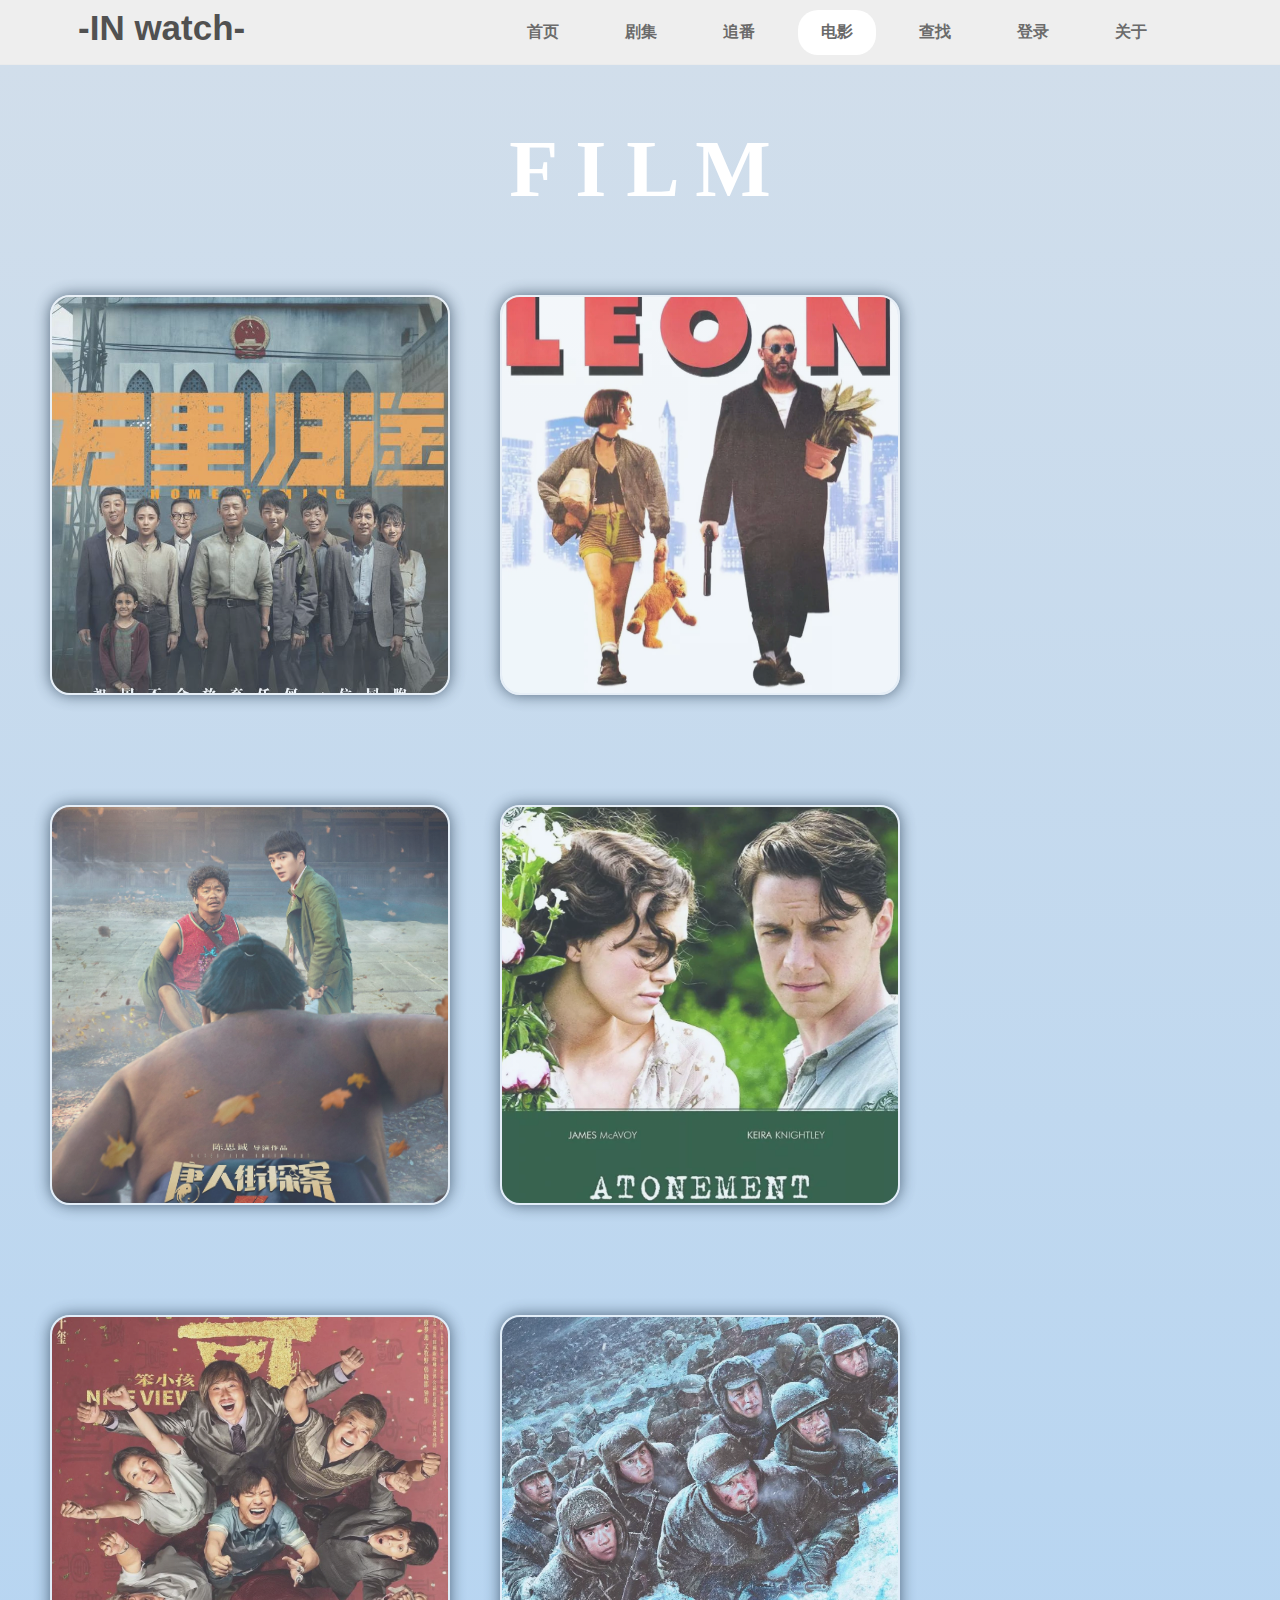
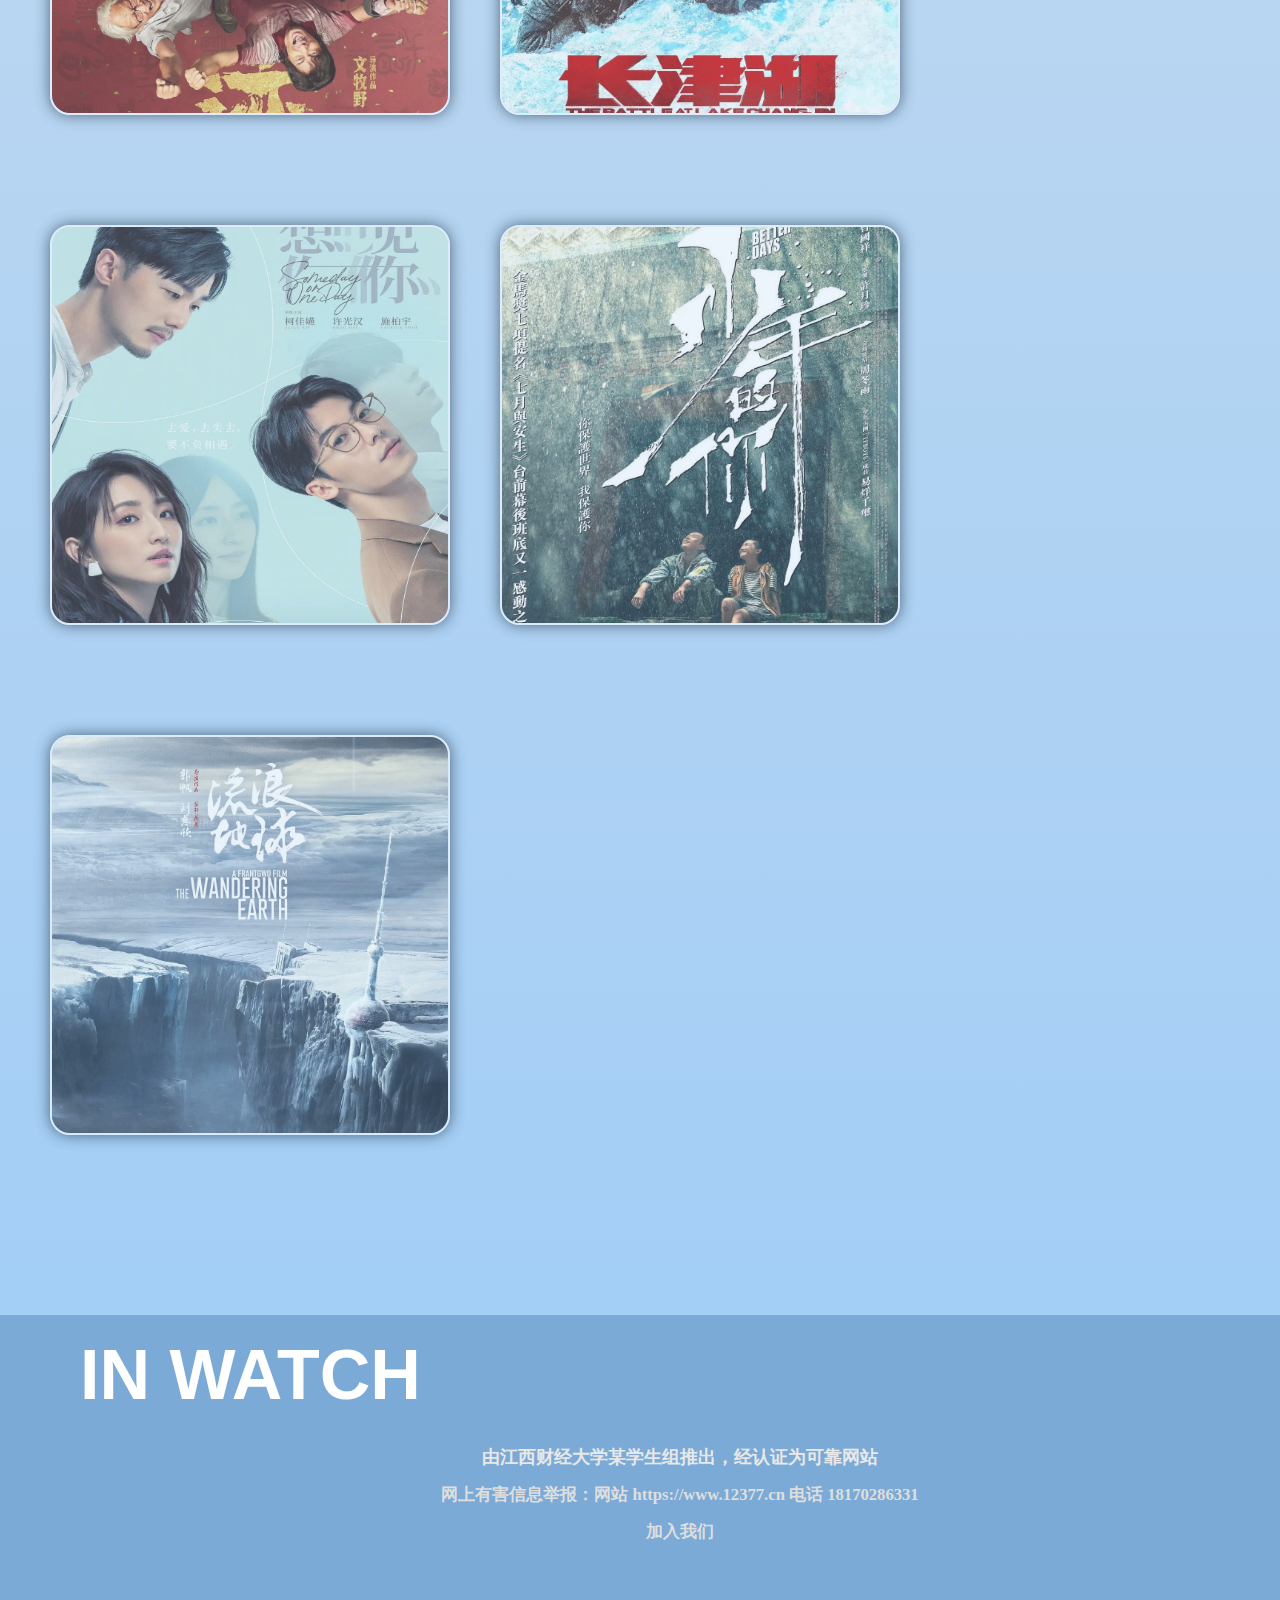
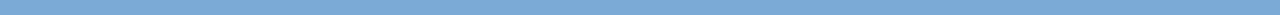
<file: ablum.html>
<!DOCTYPE html>
<html>
    <head>
        <meta charset="utf-8"/>
        <meta name="viewport" content="width=device-width,initial-scale=1,maximum-scale=1,user-scalable=no">
        <link type="text/css" rel="stylesheet" href="ablum.css"/>
        <link type="text/css" rel="stylesheet" href="ul.css"/>
        <link type="text/css" rel="stylesheet" href="word.css"/>
        <title>In Watch Film</title>
    </head>
    <body>
        <header>
            <nav>
                <ul class="top">                    
                    <li style="float:left"><h1>-IN watch-</h1></li>
                    <li class="inabc">
                        <a href="javascript:void(0)" class="abc">关于</a>
                        <div class="inabc-content">
                          <a href="#">加入</a>
                          <a href="report.html">报告</a>
                          <a href="#">观念</a>
                          <a href="#">评价</a>
                        </div>
                    <li><a href="go.html">登录</a></li>
                    <li><a href="search.html">查找</a></li>
                    <li><a href="ablum.html" class="active">电影</a></li>
                    <li><a href="fan.html">追番</a></li>
                    <li class="inabc">
                        <a href="ju.html" class="abc">剧集</a>
                        <div class="inabc-content">
                          <a href="ju.html">推荐</a>
                          <a href="ju1.html">热门</a>
                        </div>
                      </li>
                    <li><a href="index.html">首页</a></li>
                </ul>
            </nav>
        </header>
        <main>
            <div class="word">
                <h2 style="font-size: 80px;">
                    <span>F</span>
                    <span>I</span>
                    <span>L</span>
                    <span>M</span>
                </h2>
            </div>  
            <div>
                <div class="card">
                    <div class="cover"><img src="ablumjpg/1.jpg"></div>  
                    <div class="back">
                        <a>万里归途</a>
                        <div class="goright">
                            <p>&emsp;努米亚共和国爆发战乱，由于使馆人手不够，原本只是协助撤侨工作，当天往返回国的前驻地外交官宗大伟（张译饰）与外交部新人成朗（王俊凯饰）临危受命，主动放弃回家机会，支援撤侨行动。任务顺利结束，却得知还有一批被困同胞，正在白婳（殷桃饰）的带领下，前往边境撤离点。情急之下，两人放弃了回家机会，逆行进入战区。赤手空拳的外交官，穿越战火和荒漠，面对反叛军的枪口，他们要带领同胞走出一条回家之路。</p>
                        </div>
                    </div>
                </div> 
                <div class="card">
                    <div class="cover"><img src="ablumjpg/2.jpg"></div> 
                    <div class="back">
                        <a>这个杀手不太冷</a>
                        <div class="goright">
                            <p>&emsp;故事发生在纽约大都会里，由让·雷诺所饰演的职业杀手莱昂，受餐厅老板委托杀人。当他是以杀手的身份出现时，冷静而神秘，杀人手法令人热血沸腾。但当他卸下杀手面具时，则又回归成为平凡的市井小民，简单到连基本身份证、银行帐号也都有，每天至少喝杯鲜奶，喜欢浇花及细心地擦拭心爱盆栽的树叶，是个具有双重身份角色扮演的人。</p>
                        </div>
                    </div>
                </div> 
                <div class="card">
                    <div class="cover"><img src="ablumjpg/3.jpg"></div> 
                    <div class="back">
                        <a>唐人街探案</a>
                        <div class="goright">
                            <p>&emsp;天赋异禀的结巴少年“秦风”警校落榜，被姥姥遣送泰国找远房表舅——号称“唐人街第一神探 ”，实则“猥琐”大叔的“唐仁“散心。不想一夜花天酒地后，唐仁沦为离奇凶案嫌疑人，不得不和秦风亡命天涯，穷追不舍的警探——-“疯狗”黄兰登；无敌幸运的警察——“草包”坤泰；穷凶极恶、阴差阳错的“匪帮三人组”；高深莫测的“唐人街教父”；“美艳风骚老板娘”等悉数登场。</p>
                        </div>
                    </div>
                </div> 
                <div class="card">
                    <div class="cover"><img src="ablumjpg/4.jpg"></div>  
                    <div class="back">
                        <a>赎罪</a>
                        <div class="goright">
                            <p>&emsp;1935年，宁静悠闲的英国乡村。生活富足且地位显赫的泰丽思一家正在这里躲避着近年来英国少有的酷暑。这天，家里年仅十三岁的小姑娘布里奥妮·泰丽思（西尔莎·罗南饰）在农庄闲逛时偶然看到了自己不该看到的一切——天气过于炎热，以至塞西莉亚·泰丽思（凯拉·奈特利饰）脱掉衣服，跳进自家花园的喷泉乘凉。庄园管家的儿子罗比·特纳（詹姆斯·麦卡沃伊饰）刚刚从剑桥来到庄园。这一香艳景致恰好被罗宾·特纳看到。而二人又曾是童年玩伴，打小便亲密无间。自然爱美之心让特纳惊在原地，寸步不能移动。</p>
                        </div>
                    </div>
                </div> 
                <div class="card">
                    <div class="cover"><img src="ablumjpg/5.jpg"></div> 
                    <div class="back">
                        <a>奇迹·笨小孩</a>
                        <div class="goright">
                            <p>&emsp;二十岁的景浩（易烊千玺 饰）独自带着年幼的妹妹景彤（陈哈琳、陈翊曈 饰）来到深圳生活，兄妹俩生活温馨却拮据。妹妹景彤有遗传妈妈的先天性心脏病，需要尽早做手术。为了给妹妹治病，他必须在一年半的时间里凑齐35万元。景浩决定放手一搏，他创办好景电子元件厂，拆解残次机中的零件卖给手机公司，只要良品率达到85%以上，4个月就可以赚80万元。但公司却既不管人员、厂房、设备，也不支付定金，既没钱又没人。</p>
                        </div>
                    </div>
                </div> 
                <div class="card">
                    <div class="cover"><img src="ablumjpg/6.jpg"></div> 
                    <div class="back">
                        <a>长津湖</a>
                        <div class="goright">
                            <p>&emsp;1950年，中国人民志愿军部队与美军在朝鲜长津湖地区交战，中国人民志愿军第9兵团将美军1个多师分割包围于长津湖地区，歼敌1.3万余人，扭转了战场态势。这次战役收复了三八线以北的东部广大地区，是扭转局势的关键一战，而中国人民志愿军也付出了惨痛的牺牲，在零下三十多摄氏度的极端天气中，很多先烈是以端着枪的姿势被冻僵，体现了志愿军战士服从命令视死如归、冻成冰雕也不退缩的革命精神。</p>
                        </div>
                    </div>
                </div> 
                <div class="card">
                    <div class="cover"><img src="ablumjpg/7.jpg"></div> 
                    <div class="back">
                        <a>想见你</a>
                        <div class="goright">
                            <p>&emsp;黄雨萱永远记得，当王诠胜第一次跟她告白，跟她说他喜欢她，要她当他女朋友的时候，黄雨萱反问了他一个问题，为什么他会喜欢她，那时的王诠胜，就只是带着一切该是如此的笃定微笑，回答她了一句“因为打从我第一眼看到你的时候，我就知道，我喜欢你” 。</p>
                        </div>
                    </div>
                </div> 
                <div class="card">
                    <div class="cover"><img src="ablumjpg/8.jpg"></div> 
                    <div class="back">
                        <a>少年的你</a>
                        <div class="goright">
                            <p>&emsp;一场高考前夕的校园意外，改变了两个少年的命运，陈念（周冬雨饰）性格内向，是学校里的优等生，努力复习、考上好大学是高三的她唯一的念头。同班同学的意外坠楼牵扯出一连串不为人知的故事，陈念也被一点点卷入其中…在她最孤独的时刻，一个叫小北（易烊千玺饰）的少年闯入了她的世界。大多数人的18岁都是明媚、快乐的，而他们却在18岁这个夏天提前尝到了成人世界的漠然。一场秘而不宣的“战斗”正在上演，他们将一起守护少年的尊严。</p>
                        </div>
                    </div>
                </div> 
                <div class="card">
                    <div class="cover"><img src="ablumjpg/9.jpg"></div> 
                    <div class="back">
                        <a>流浪地球</a>
                        <div class="goright">
                            <p>&emsp;近年来，科学家们发现太阳急速衰老膨胀，短时间内包括地球在内的整个太阳系都将被太阳所吞没。为了自救，人类提出一个名为“流浪地球”的大胆计划，即倾全球之力在地球表面建造上万座发动机和转向发动机，推动地球离开太阳系，用2500年的时间奔往新家园。中国航天员刘培强（吴京 饰）在儿子刘启四岁那年前往领航员空间站，和国际同侪肩负起领航者的重任。</p>
                        </div>
                    </div>
                </div> 
            </div>
        </main>
        <footer>
            <a style=" font-weight: bold; font-size: 70px; color: white; font-family: 'Gill Sans', 'Gill Sans MT', Calibri, 'Trebuchet MS', sans-serif;">IN WATCH</h2>
            <p style="margin-top: 30px; font-family: YouYuan; font-size: 1.4vw; text-align: center; color: rgb(232, 232, 232);">由江西财经大学某学生组推出，经认证为可靠网站</p>
            <p class="c1">网上有害信息举报：网站 https://www.12377.cn 电话 18170286331</p>
            <p class="c1">加入我们</p>
        </footer>
    </body>
</html>
</file>
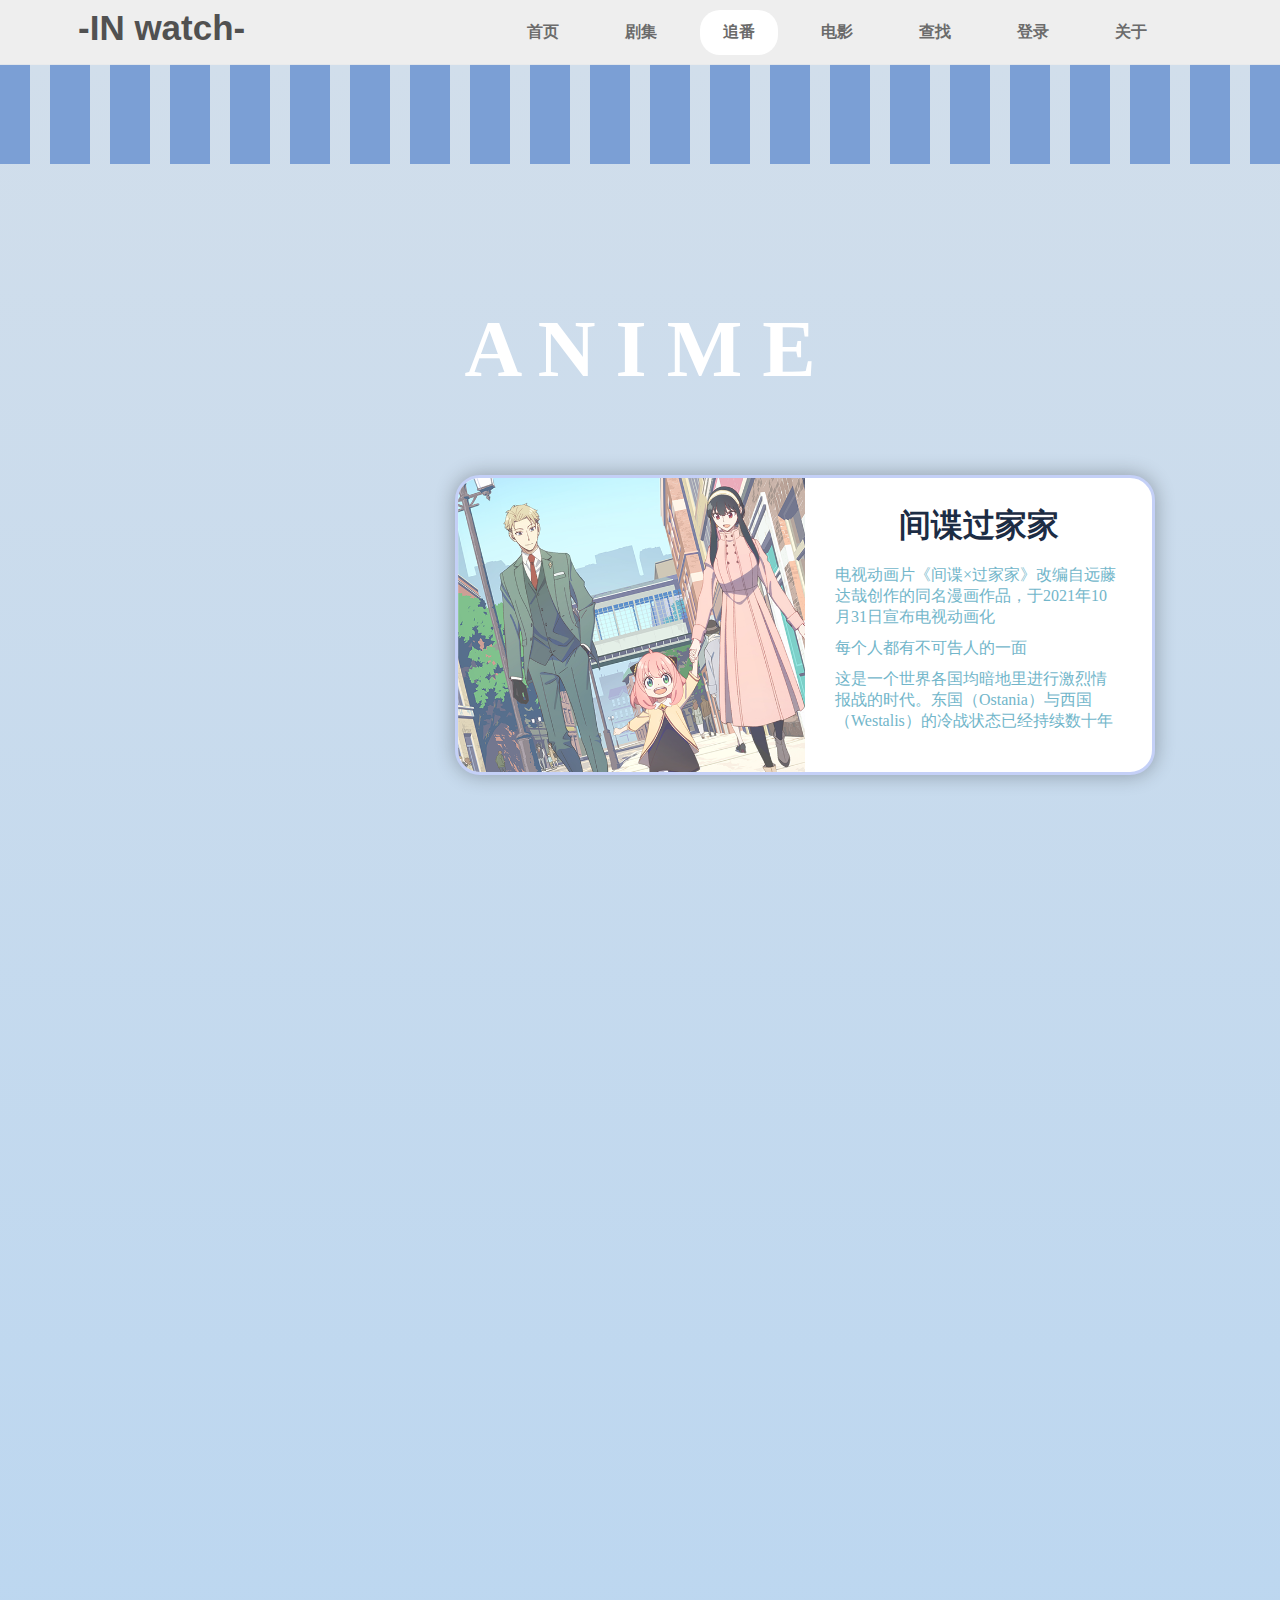
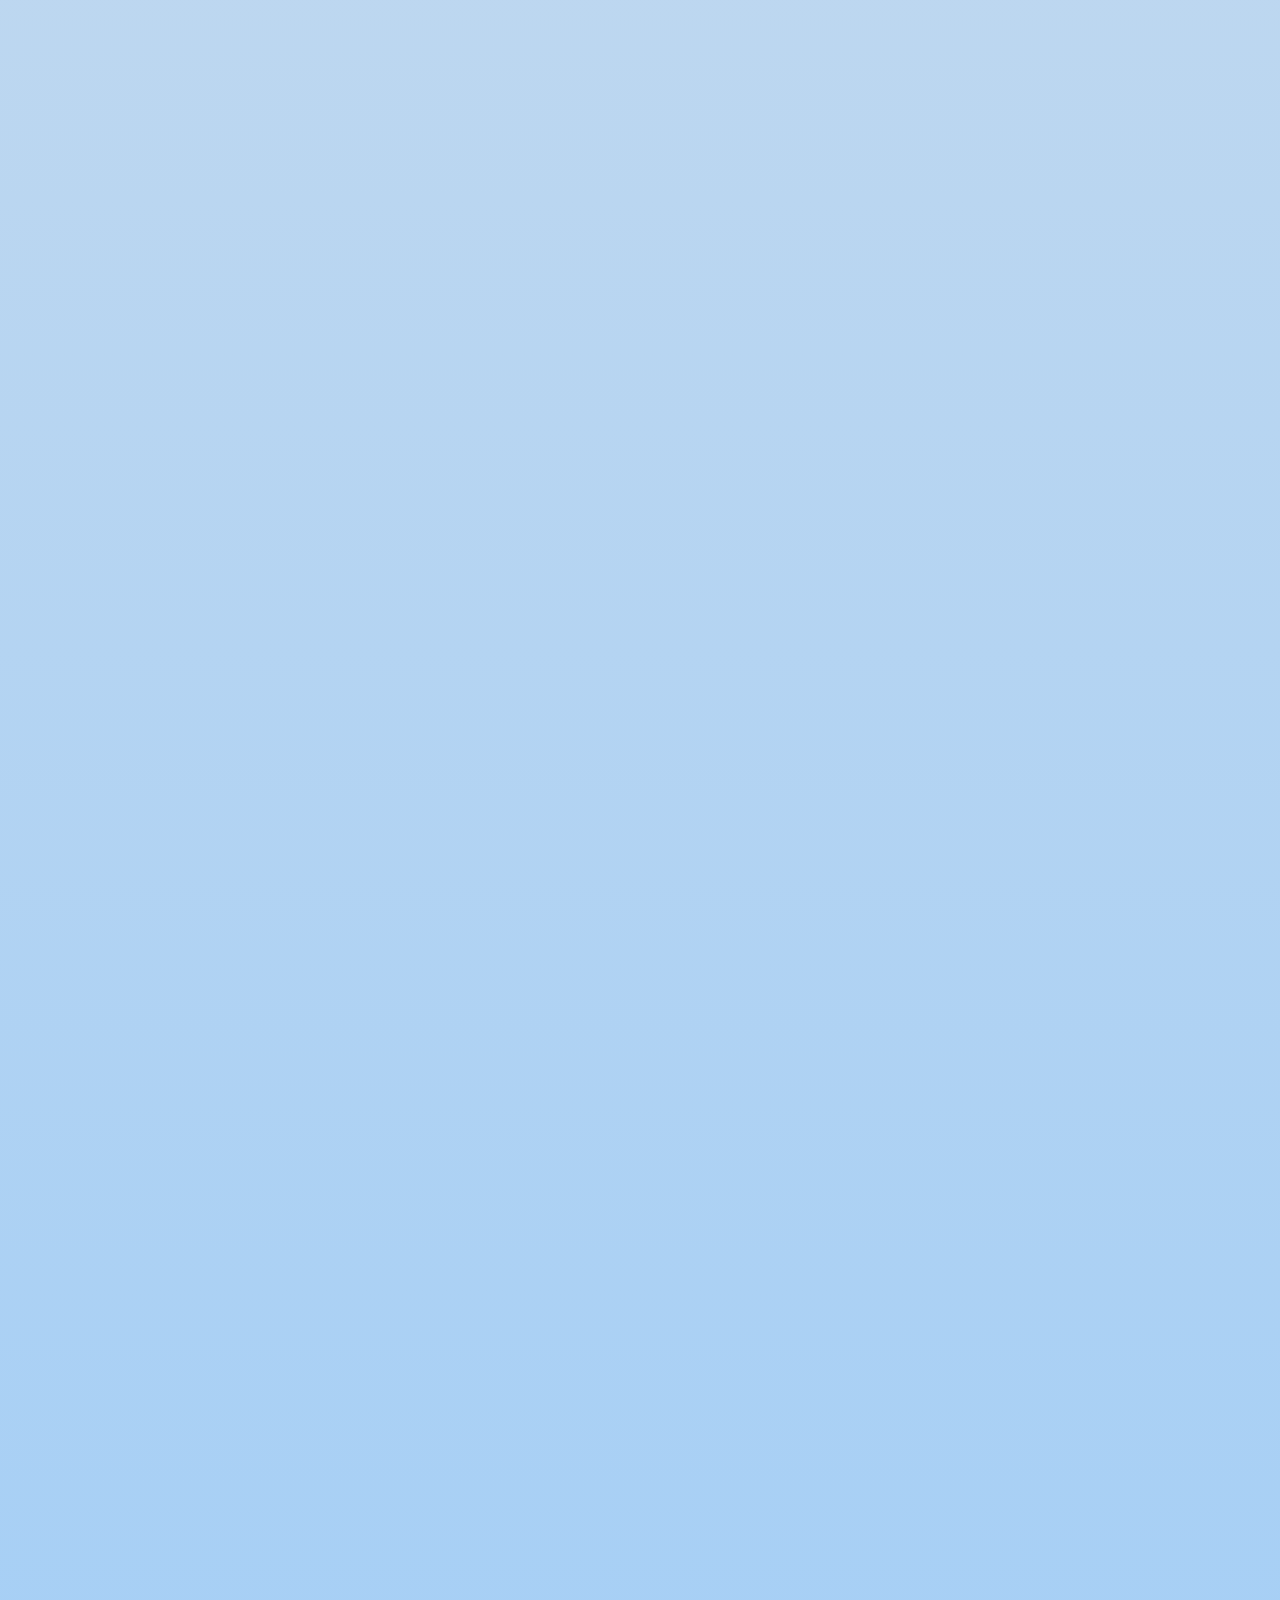
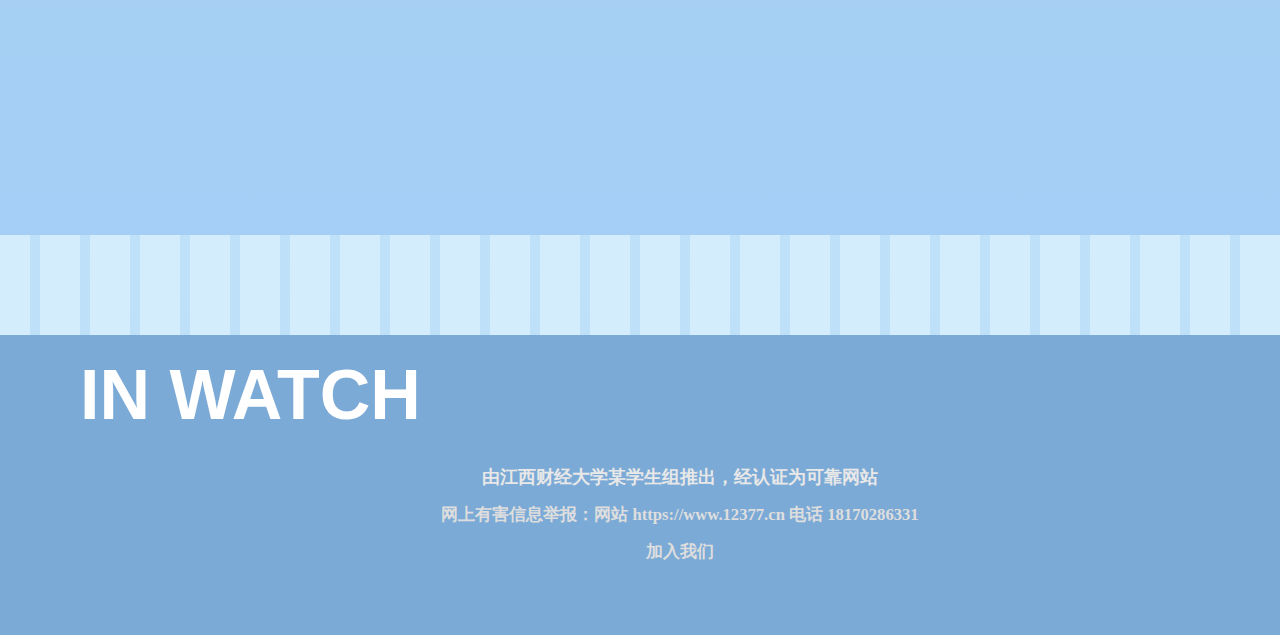
<file: fan.html>
<!DOCTYPE html>
<html>
  <head>
    <meta charset="UTF-8" />
    <meta name="viewport" content="width=device-width, initial-scale=1.0" />
    <link rel="stylesheet" href="fan.css" />
    <link rel="stylesheet" href="ul.css" />
    <link rel="stylesheet" href="wave.css" />
    <link rel="stylesheet" href="word.css" />
    <title>In Watch Fan</title>
  </head>
  <body>
    <header >
        <div style="position: relative;">
        <nav>
        <ul class="top">                    
            <li style="float:left"><h1>-IN watch-</h1></li>
            <li class="inabc">
                <a href="javascript:void(0)" class="abc">关于</a>
                <div class="inabc-content">
                  <a href="#">加入</a>
                  <a href="report.html">报告</a>
                  <a href="#">观念</a>
                  <a href="#">评价</a>
                </div>
            <li><a href="go.html">登录</a></li>
            <li><a href="search.html">查找</a></li>
            <li><a href="ablum.html">电影</a></li>
            <li><a href="contact.html" class="active">追番</a></li>
            <li class="inabc">
                <a href="ju.html" class="abc">剧集</a>
                <div class="inabc-content">
                  <a href="ju.html">推荐</a>
                  <a href="ju1.html">热门</a>
                </div>
              </li>
            <li><a href="index.html">首页</a></li>
        </ul>
    </nav>    
    </div>
    </header>

    <main>
        <div class="wavetop">
            <div style="--d1:-0.5s; --d2:-3.5s;"></div>
            <div style="--d1:-1s; --d2:-4s;"></div>
            <div style="--d1:-1.5s; --d2:-4.5s;"></div>
            <div style="--d1:-2s; --d2:-5s;"></div>
            <div style="--d1:-2.5s; --d2:-5.5s;"></div>
            <div style="--d1:-3s; --d2:-6s;"></div>
            <div style="--d1:-3.5s; --d2:-6.5s;"></div>
            <div style="--d1:-4s; --d2:-7s;"></div>
            <div style="--d1:-4.5s; --d2:-7.5s;"></div>
            <div style="--d1:-5s; --d2:-8s;"></div>
            <div style="--d1:-5.5s; --d2:-8.5s;"></div>
            <div style="--d1:-6s; --d2:-9s;"></div>
            <div style="--d1:-6.5s; --d2:-9.5s;"></div>
            <div style="--d1:-7s; --d2:-10s;"></div>
            <div style="--d1:-7.5s; --d2:-10.5s;"></div>
            <div style="--d1:-8s; --d2:-11s;"></div>
            <div style="--d1:-8.5s; --d2:-11.5s;"></div>
            <div style="--d1:-9s; --d2:-12s;"></div>
            <div style="--d1:-9.5s; --d2:-12.5s;"></div>
            <div style="--d1:-10s; --d2:-13s;"></div>
            <div style="--d1:-10.5s; --d2:-13.5s;"></div>
            <div style="--d1:-11s; --d2:-14s;"></div>
            <div style="--d1:-11.5s; --d2:-14.5s;"></div>
            <div style="--d1:-12s; --d2:-15s;"></div>
            <div style="--d1:-12.5s; --d2:-15.5s;"></div>
            <div style="--d1:-13s; --d2:-16s;"></div>
            <div style="--d1:-13.5s; --d2:-16.5s;"></div>
            <div style="--d1:-14s; --d2:-17s;"></div>
            <div style="--d1:-14.5s; --d2:-17.5s;"></div>
            <div style="--d1:-15s; --d2:-18s;"></div>
            <div style="--d1:-15.5s; --d2:-18.5s;"></div>
            <div style="--d1:-16s; --d2:-19s;"></div>
        </div>
        <div class="word">
            <h2 style="font-size: 80px;">
                <span>A</span>
                <span>N</span>
                <span>I</span>
                <span>M</span>
                <span>E</span>
            </h2>
        </div>
        <div class="part1 box">
            <div class="imghid"><div class="img"></div></div>
            <div class="txt">
                <h1>间谍过家家</h1>
                <p class="one">电视动画片《间谍×过家家》改编自远藤达哉创作的同名漫画作品，于2021年10月31日宣布电视动画化</p>
                <p class="two">每个人都有不可告人的一面</p>
                <p class="two">这是一个世界各国均暗地里进行激烈情报战的时代。东国（Ostania）与西国（Westalis）的冷战状态已经持续数十年</p>
            </div>
        </div>
        <div class="part2 box">            
            <div class="txt">
                <h1>紫罗兰永恒花园</h1>
                <p class="one">《薇尔莉特·伊芙加登》是由晓佳奈著作，高濑亚贵子负责插画，KA ESUMA 文库所属的轻小说作品</p>
                <p class="two">若是客人您有所期望的话，我可以去往任何地方</p>
                <p class="two">我是，自动手记人偶服务人员，薇尔莉特·伊芙加登</p>
            </div>
            <div class="imghid"><div class="img"></div></div>

        </div>
        <div class="part3 box">
            <div class="imghid"><div class="img"></div></div>
            <div class="txt">
                <h1>咒术回战</h1>
                <p class="one">《咒术回战》是日本漫画家芥见下下著作的漫画作品</p>
                <p class="two">虎杖悠仁是一位体育万能的高中生，某天他为了从“咒物”危机中解救学姐，而吞下了被诅咒的手指“两面宿傩之指”，让“宿傩”这种诅咒跟自己合二为一</p>
                <p class="two">“邻域展开”</p>
            </div>
        </div>
        <div class="part4 box">           
            <div class="txt">
                <h1>夏日重现</h1>
                <p class="one">电视动画片《夏日重现》改编自田中靖规创作的同名漫画作品</p>
                <p class="two">网代慎平收到发小——小舟潮的讣告后，回到了阔别两年的故乡——和歌山市日都岛。</p>
                <p class="two">纪淡海峡的夏日小岛上，跨越时间的科幻悬疑剧即将开幕。</p>
            </div>
            <div class="imghid"><div class="img"></div></div>
 
        </div>
        <div class="part5 box">
            <div class="imghid"><div class="img"></div></div>
            <div class="txt">
                <h1>鬼灭之刃</h1>
                <p class="one">电视动画片系列《鬼灭之刃》改编自吾峠呼世晴创作的同名漫画作品</p>
                <p class="two">大正时期，日本。卖炭的心地善良的少年·炭治郎，有一天被鬼杀死了家人。而唯一幸存下来的妹妹祢豆子变成了鬼</p>
                <p class="two">战斗拉开了帷幕</p>
            </div>
        </div>
        <div class="part6 box">           
            <div class="txt">
                <h1>仙王的日常生活</h1>
                <p class="one">《仙王的日常生活》是一部由网络作家“枯玄”创作的二次元轻小说</p>
                <p class="two">十岁就随手干掉了妖王吞天蛤，作为一个无所不能的修真奇才，王令得隐藏自己的大能，在一群平凡的修真学生中活下去。</p>
            </div>
            <div class="imghid"><div class="img"></div></div>
        </div>
        <div class="part7 box">
            <div class="imghid"><div class="img"></div></div>
            <div class="txt">
                <h1>堀与宫村</h1>
                <p class="one">《堀与宫村》改编自HERO著作的漫画《堀桑与宫村君》</p>
                <p class="two">看似很时尚，却是持家女的堀京子，与看似是阴暗的宅男，其实是满身的刺青和大量耳洞时尚形象的宫村伊澄相遇，于是两人有着对方秘密的生活开始</p>
                <p class="two">校园恋爱故事就此开启！</p>
            </div>
        </div>
        <div class="part8 box">            
            <div class="txt">
                <h1>百妖谱</h1>
                <p class="one">网络动画《百妖谱》改编自裟椤双树原作的同名小说</p>
                <p class="two">“一念不灭，千千成结” 灵医桃夭，善恶如谜。金铃过处，片甲不留</p>
                <p class="two">桃都灵医桃夭只治妖怪不治人，她带着小和尚磨牙一起云游四方，顺道给各路妖怪治病</p>
            </div>
            <div class="imghid"><div class="img"></div></div>

        </div>
    <script src="fan.js"></script>        
    <div class="wave">
            <div style="--d1:-0.5s; --d2:-3.5s;"></div>
            <div style="--d1:-1s; --d2:-4s;"></div>
            <div style="--d1:-1.5s; --d2:-4.5s;"></div>
            <div style="--d1:-2s; --d2:-5s;"></div>
            <div style="--d1:-2.5s; --d2:-5.5s;"></div>
            <div style="--d1:-3s; --d2:-6s;"></div>
            <div style="--d1:-3.5s; --d2:-6.5s;"></div>
            <div style="--d1:-4s; --d2:-7s;"></div>
            <div style="--d1:-4.5s; --d2:-7.5s;"></div>
            <div style="--d1:-5s; --d2:-8s;"></div>
            <div style="--d1:-5.5s; --d2:-8.5s;"></div>
            <div style="--d1:-6s; --d2:-9s;"></div>
            <div style="--d1:-6.5s; --d2:-9.5s;"></div>
            <div style="--d1:-7s; --d2:-10s;"></div>
            <div style="--d1:-7.5s; --d2:-10.5s;"></div>
            <div style="--d1:-8s; --d2:-11s;"></div>
            <div style="--d1:-8.5s; --d2:-11.5s;"></div>
            <div style="--d1:-9s; --d2:-12s;"></div>
            <div style="--d1:-9.5s; --d2:-12.5s;"></div>
            <div style="--d1:-10s; --d2:-13s;"></div>
            <div style="--d1:-10.5s; --d2:-13.5s;"></div>
            <div style="--d1:-11s; --d2:-14s;"></div>
            <div style="--d1:-11.5s; --d2:-14.5s;"></div>
            <div style="--d1:-12s; --d2:-15s;"></div>
            <div style="--d1:-12.5s; --d2:-15.5s;"></div>
            <div style="--d1:-13s; --d2:-16s;"></div>
            <div style="--d1:-13.5s; --d2:-16.5s;"></div>
            <div style="--d1:-14s; --d2:-17s;"></div>
            <div style="--d1:-14.5s; --d2:-17.5s;"></div>
            <div style="--d1:-15s; --d2:-18s;"></div>
            <div style="--d1:-15.5s; --d2:-18.5s;"></div>
            <div style="--d1:-16s; --d2:-19s;"></div>
        </div>
  </main>
  <footer >
    <a style=" font-weight: bold; font-size: 70px; color: white; font-family: 'Gill Sans', 'Gill Sans MT', Calibri, 'Trebuchet MS', sans-serif;">IN WATCH</h2>
    <p style="margin-top: 30px;font-family: YouYuan; font-size: 1.4vw; text-align: center; color: rgb(232, 232, 232);">由江西财经大学某学生组推出，经认证为可靠网站</p>
    <p class="c1">网上有害信息举报：网站 https://www.12377.cn 电话 18170286331</p>
    <p class="c1">加入我们</p>
 </footer>
  </body>
</html>
</file>
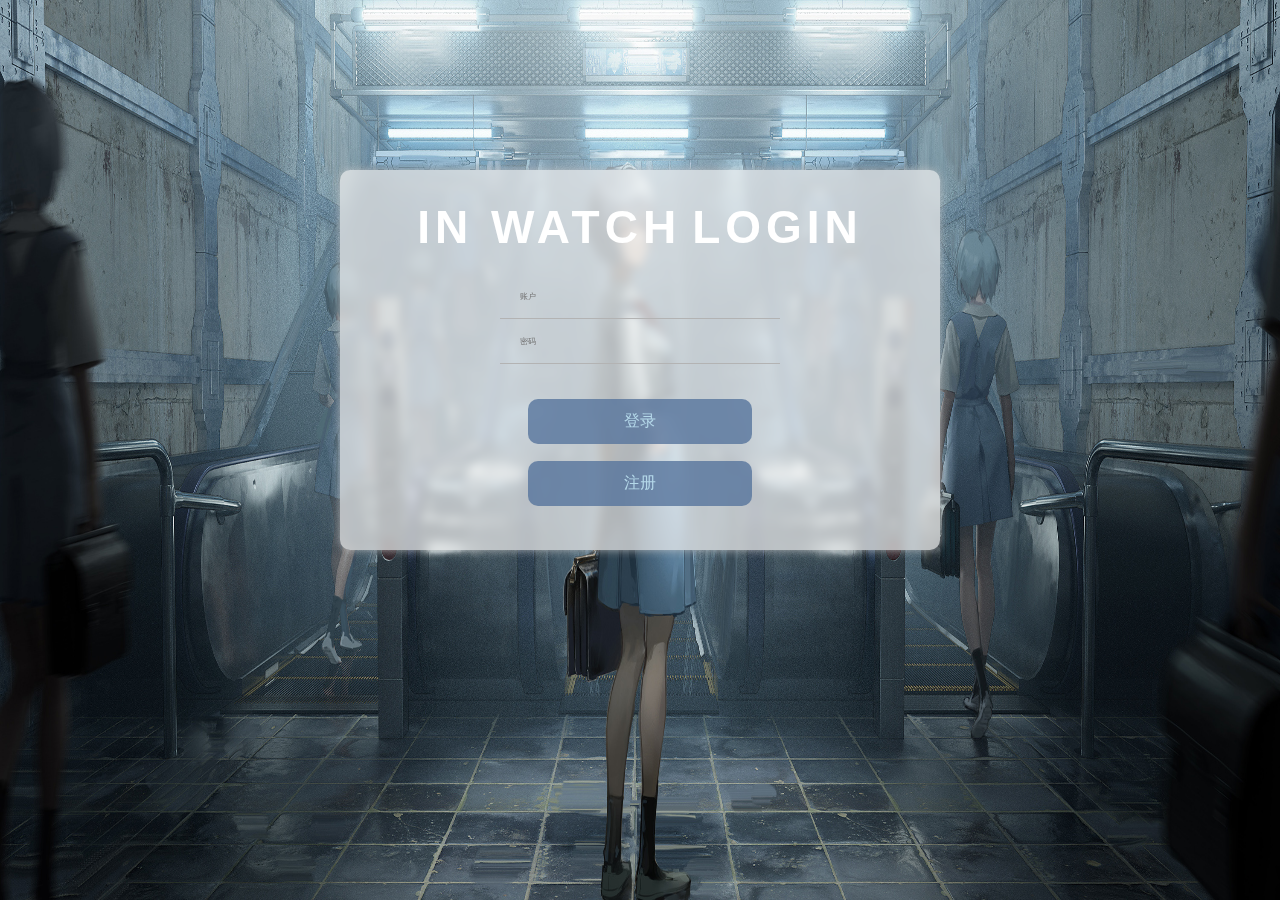
<file: go.html>
<!DOCTYPE html>
<html>
    <head>
        <meta charset="utf-8"/>
        <meta name="viewport" content="width=device-width,initial-scale=1,maximum-scale=1,user-scalable=no">
        <link type="text/css" rel="stylesheet" href="go.css"/>
        <title>In Watch login</title>
    </head>
    <body>
        <div class="back" id="back">
            <div class="log" id="log">
                <div class="title">
                    <h2>
                        <span style="font-size: 46px; font-family: 'Gill Sans', 'Gill Sans MT', Calibri, 'Trebuchet MS', sans-serif;">in watch</span>
                        <span style="font-size: 46px; font-family: 'Gill Sans', 'Gill Sans MT', Calibri, 'Trebuchet MS', sans-serif;">LOGIN</span>
                    </h2>
                </div>
                <form action="index.html" id="logbody" class="logbody" onsubmit="return login()">
                    <input type="text" size="20" class="txt" placeholder="账户">
                    <br>
                    <input type="password" size="20" class="txt" placeholder="密码">
                    <br><br>
                    <input type="submit" value="登录" class="abc">
                    <input type="submit" value="注册" class="abc">
                </form>     
            </div>
        </div>
    </body>
</html>
</file>
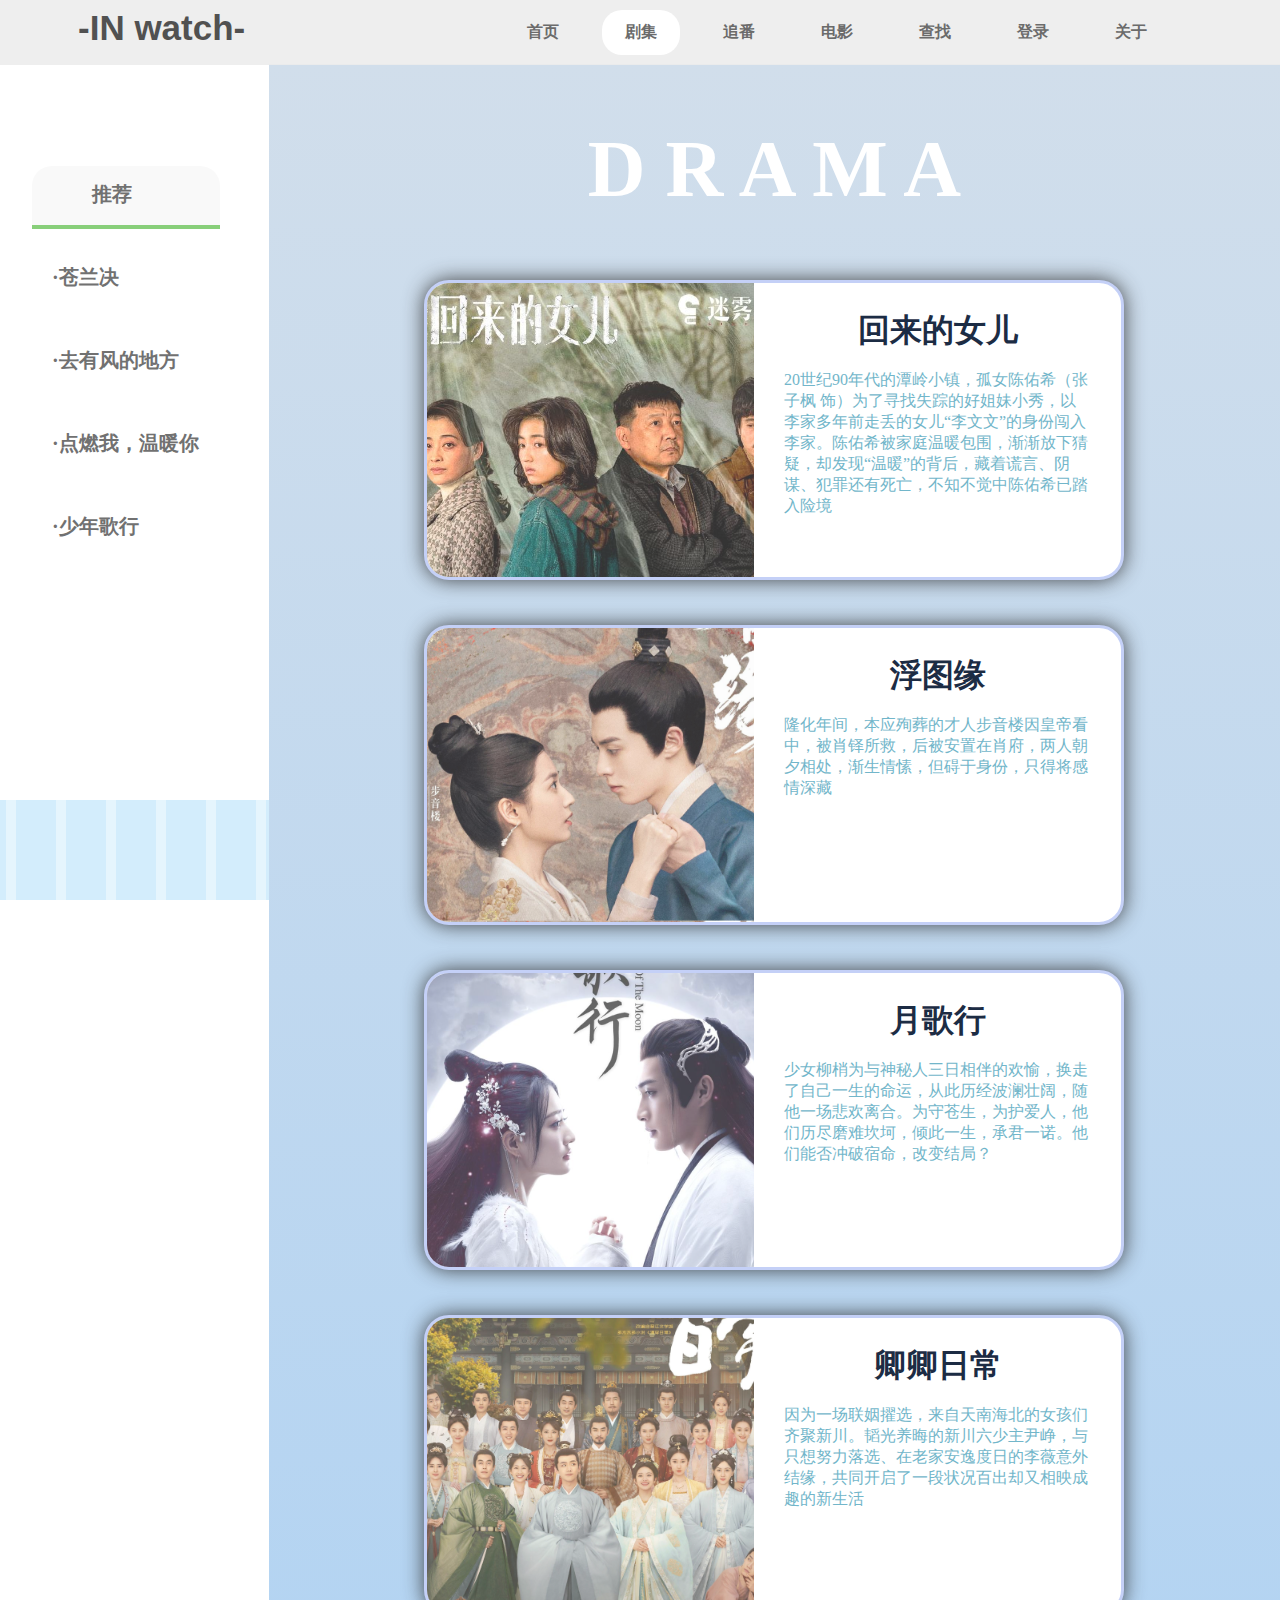
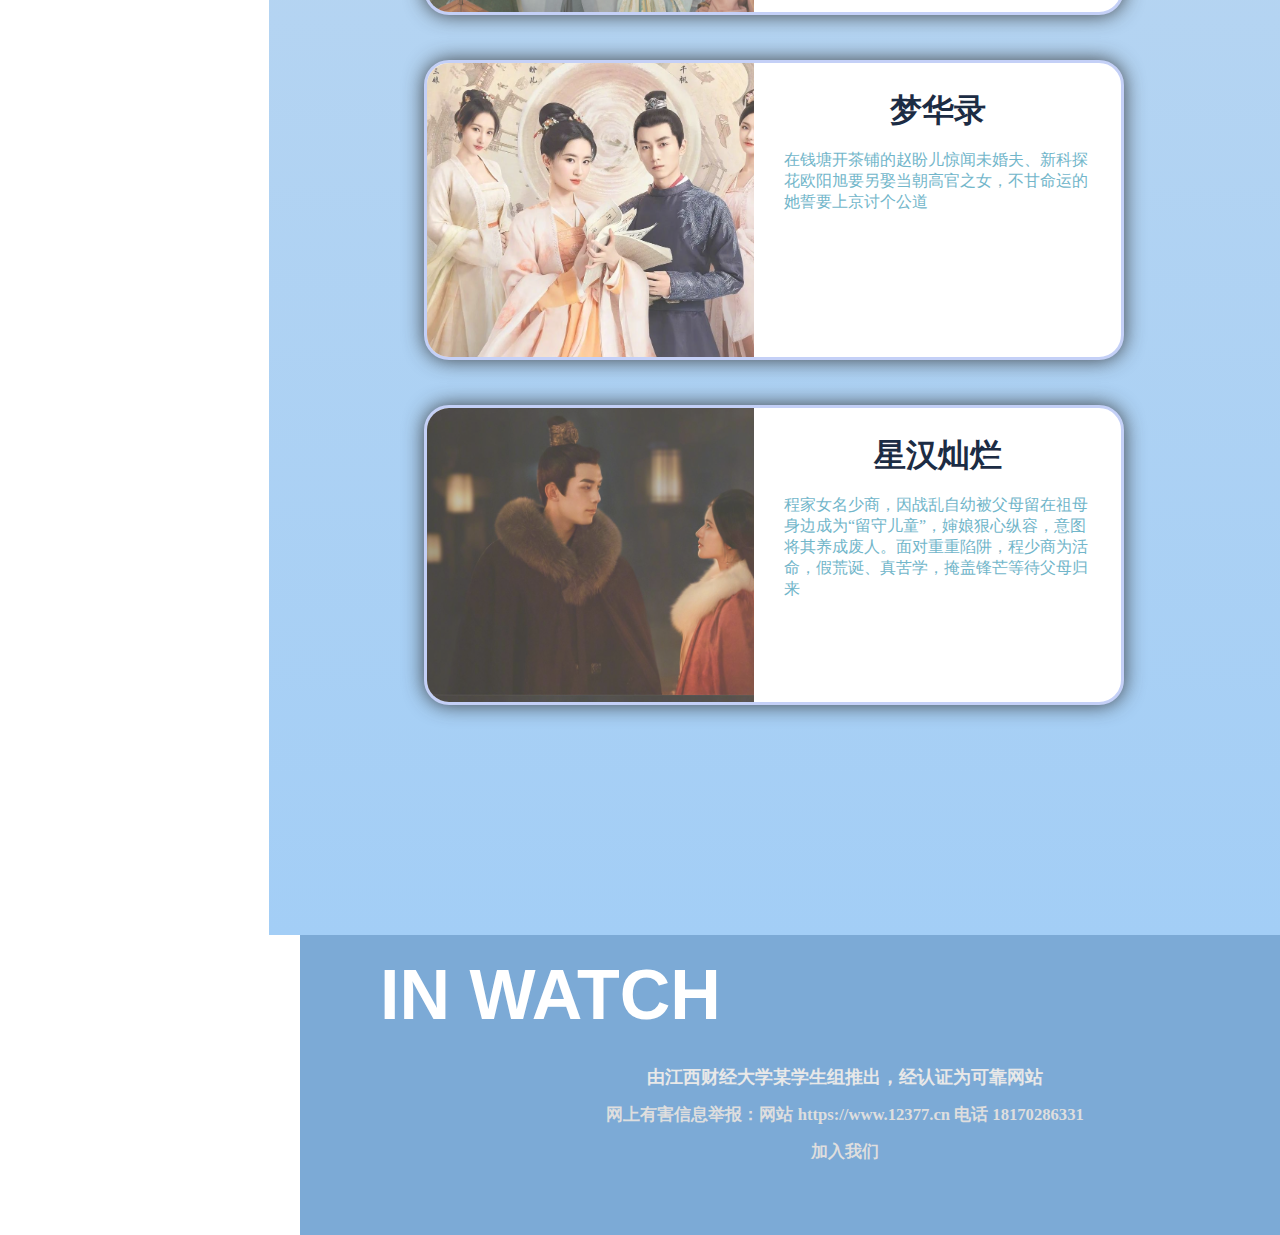
<file: ju.html>
<!DOCTYPE html>
<html>
    <head>
        <meta charset="utf-8"/>
        <meta name="viewport" content="width=device-width,initial-scale=1,maximum-scale=1,user-scalable=no">
        <link type="text/css" rel="stylesheet" href="ju.css"/>
        <link type="text/css" rel="stylesheet" href="ul.css"/>
        <link type="text/css" rel="stylesheet" href="left.css"/>
        <link type="text/css" rel="stylesheet" href="word.css"/>
        <link type="text/css" rel="stylesheet" href="wave.css"/>
        <title>In Watch Drama</title>
    </head>
    <body>
        <header>
            <nav>
                <ul class="top">                    
                    <li style="float:left"><h1>-IN watch-</h1></li>
                    <li class="inabc">
                        <a href="javascript:void(0)" class="abc">关于</a>
                        <div class="inabc-content">
                          <a href="#">加入</a>
                          <a href="report.html">报告</a>
                          <a href="#">观念</a>
                          <a href="#">评价</a>
                        </div>
                    <li><a href="go.html">登录</a></li>
                    <li><a href="search.html">查找</a></li>
                    <li><a href="ablum.html">电影</a></li>
                    <li><a href="fan.html">追番</a></li>
                    <li class="inabc">
                        <a href="ju.html" id="abc" class="active">剧集</a>
                        <div class="inabc-content">
                          <a href="ju.html">推荐</a>
                          <a href="ju1.html">热门</a>
                        </div>
                      </li>
                    <li><a href="index.html" >首页</a></li>
                </ul>
            </nav>        
            <div class="left">
                <div style="width: 100%; height: 100%; position: absolute;">
                    <div class="leftgo" style="border-bottom: 4px solid rgb(136, 207, 122);" id="dian"><a a href="ju.html">&emsp;&emsp;推荐</a></div>
                    <div class="leftgo"><a href="ju1.html">·苍兰决</a></div>
                    <div class="leftgo"><a href="ju2.html">·去有风的地方</a></div>
                    <div class="leftgo"><a href="ju3.html">·点燃我，温暖你</a></div>
                    <div class="leftgo" ><a href="ju4.html">·少年歌行</a></div>
                </div>
                    <div class="wave" style="position: absolute; bottom: 0;">
                        <div style="--d1:-0.5s; --d2:-3.5s;"></div>
                        <div style="--d1:-1s; --d2:-4s;"></div>
                        <div style="--d1:-1.5s; --d2:-4.5s;"></div>
                        <div style="--d1:-2s; --d2:-5s;"></div>
                        <div style="--d1:-2.5s; --d2:-5.5s;"></div>
                        <div style="--d1:-3s; --d2:-6s;"></div>
                        <div style="--d1:-3.5s; --d2:-6.5s;"></div>
                        <div style="--d1:-4s; --d2:-7s;"></div>
                        <div style="--d1:-4.5s; --d2:-7.5s;"></div>
                        <div style="--d1:-5s; --d2:-8s;"></div>
                        <div style="--d1:-5.5s; --d2:-8.5s;"></div>
                        <div style="--d1:-6s; --d2:-9s;"></div>
                        <div style="--d1:-6.5s; --d2:-9.5s;"></div>
                        <div style="--d1:-7s; --d2:-10s;"></div>
                        <div style="--d1:-7.5s; --d2:-10.5s;"></div>
                        <div style="--d1:-8s; --d2:-11s;"></div>
                        <div style="--d1:-8.5s; --d2:-11.5s;"></div>
                        <div style="--d1:-9s; --d2:-12s;"></div>
                        <div style="--d1:-9.5s; --d2:-12.5s;"></div>
                        <div style="--d1:-10s; --d2:-13s;"></div>
                        <div style="--d1:-10.5s; --d2:-13.5s;"></div>
                        <div style="--d1:-11s; --d2:-14s;"></div>
                        <div style="--d1:-11.5s; --d2:-14.5s;"></div>
                        <div style="--d1:-12s; --d2:-15s;"></div>
                        <div style="--d1:-12.5s; --d2:-15.5s;"></div>
                        <div style="--d1:-13s; --d2:-16s;"></div>
                        <div style="--d1:-13.5s; --d2:-16.5s;"></div>
                        <div style="--d1:-14s; --d2:-17s;"></div>
                        <div style="--d1:-14.5s; --d2:-17.5s;"></div>
                        <div style="--d1:-15s; --d2:-18s;"></div>
                        <div style="--d1:-15.5s; --d2:-18.5s;"></div>
                        <div style="--d1:-16s; --d2:-19s;"></div>
                </div>
            </div>
        </header>

        <main>
            <div class="word">
                <h2 style="font-size: 80px;">
                    <span>D</span>
                    <span>R</span>
                    <span>A</span>
                    <span>M</span>
                    <span>A</span>
                </h2>
            </div>   
            <div class="part1 box">
                <div class="imghid"><div class="img"></div></div>
                <div class="txt">
                    <h1>回来的女儿</h1>
                    <p class="one">20世纪90年代的潭岭小镇，孤女陈佑希（张子枫 饰）为了寻找失踪的好姐妹小秀，以李家多年前走丢的女儿“李文文”的身份闯入李家。陈佑希被家庭温暖包围，渐渐放下猜疑，却发现“温暖”的背后，藏着谎言、阴谋、犯罪还有死亡，不知不觉中陈佑希已踏入险境</p>
                </div>
            </div>
            <div class="part2 box">                
                <div class="imghid"><div class="img"></div></div>            
                <div class="txt">
                    <h1>浮图缘</h1>
                    <p class="one">隆化年间，本应殉葬的才人步音楼因皇帝看中，被肖铎所救，后被安置在肖府，两人朝夕相处，渐生情愫，但碍于身份，只得将感情深藏</p>
                </div>
            </div>
            <div class="part3 box">
                <div class="imghid"><div class="img"></div></div>
                <div class="txt">
                    <h1>月歌行</h1>
                    <p class="one">少女柳梢为与神秘人三日相伴的欢愉，换走了自己一生的命运，从此历经波澜壮阔，随他一场悲欢离合。为守苍生，为护爱人，他们历尽磨难坎坷，倾此一生，承君一诺。他们能否冲破宿命，改变结局？</p>
                </div>
            </div>
            <div class="part4 box">                    
                <div class="imghid"><div class="img"></div></div>       
                <div class="txt">
                    <h1>卿卿日常</h1>
                    <p class="one">因为一场联姻擢选，来自天南海北的女孩们齐聚新川。韬光养晦的新川六少主尹峥，与只想努力落选、在老家安逸度日的李薇意外结缘，共同开启了一段状况百出却又相映成趣的新生活</p>
                </div>
            </div>
            <div class="part5 box">
                <div class="imghid"><div class="img"></div></div>
                <div class="txt">
                    <h1>梦华录</h1>
                    <p class="one">在钱塘开茶铺的赵盼儿惊闻未婚夫、新科探花欧阳旭要另娶当朝高官之女，不甘命运的她誓要上京讨个公道</p>
                </div>
            </div>
            <div class="part6 box">                 
                <div class="imghid"><div class="img"></div></div>          
                <div class="txt">
                    <h1>星汉灿烂</h1>
                    <p class="one">程家女名少商，因战乱自幼被父母留在祖母身边成为“留守儿童”，婶娘狠心纵容，意图将其养成废人。面对重重陷阱，程少商为活命，假荒诞、真苦学，掩盖锋芒等待父母归来</p>
                </div>

            </div>
        </main>            
        <footer style="    width: 78.93%;
        margin-left: 300px;">
            <a style=" font-weight: bold; font-size: 70px; color: white; font-family: 'Gill Sans', 'Gill Sans MT', Calibri, 'Trebuchet MS', sans-serif;">IN WATCH</h2>
            <p style="margin-top: 30px; font-family: YouYuan; font-size: 1.4vw;  text-align: center; color: rgb(232, 232, 232);">由江西财经大学某学生组推出，经认证为可靠网站</p>
            <p class="c1">网上有害信息举报：网站 https://www.12377.cn 电话 18170286331</p>
            <p class="c1">加入我们</p>
        </footer>
    </body>
</html>
</file>
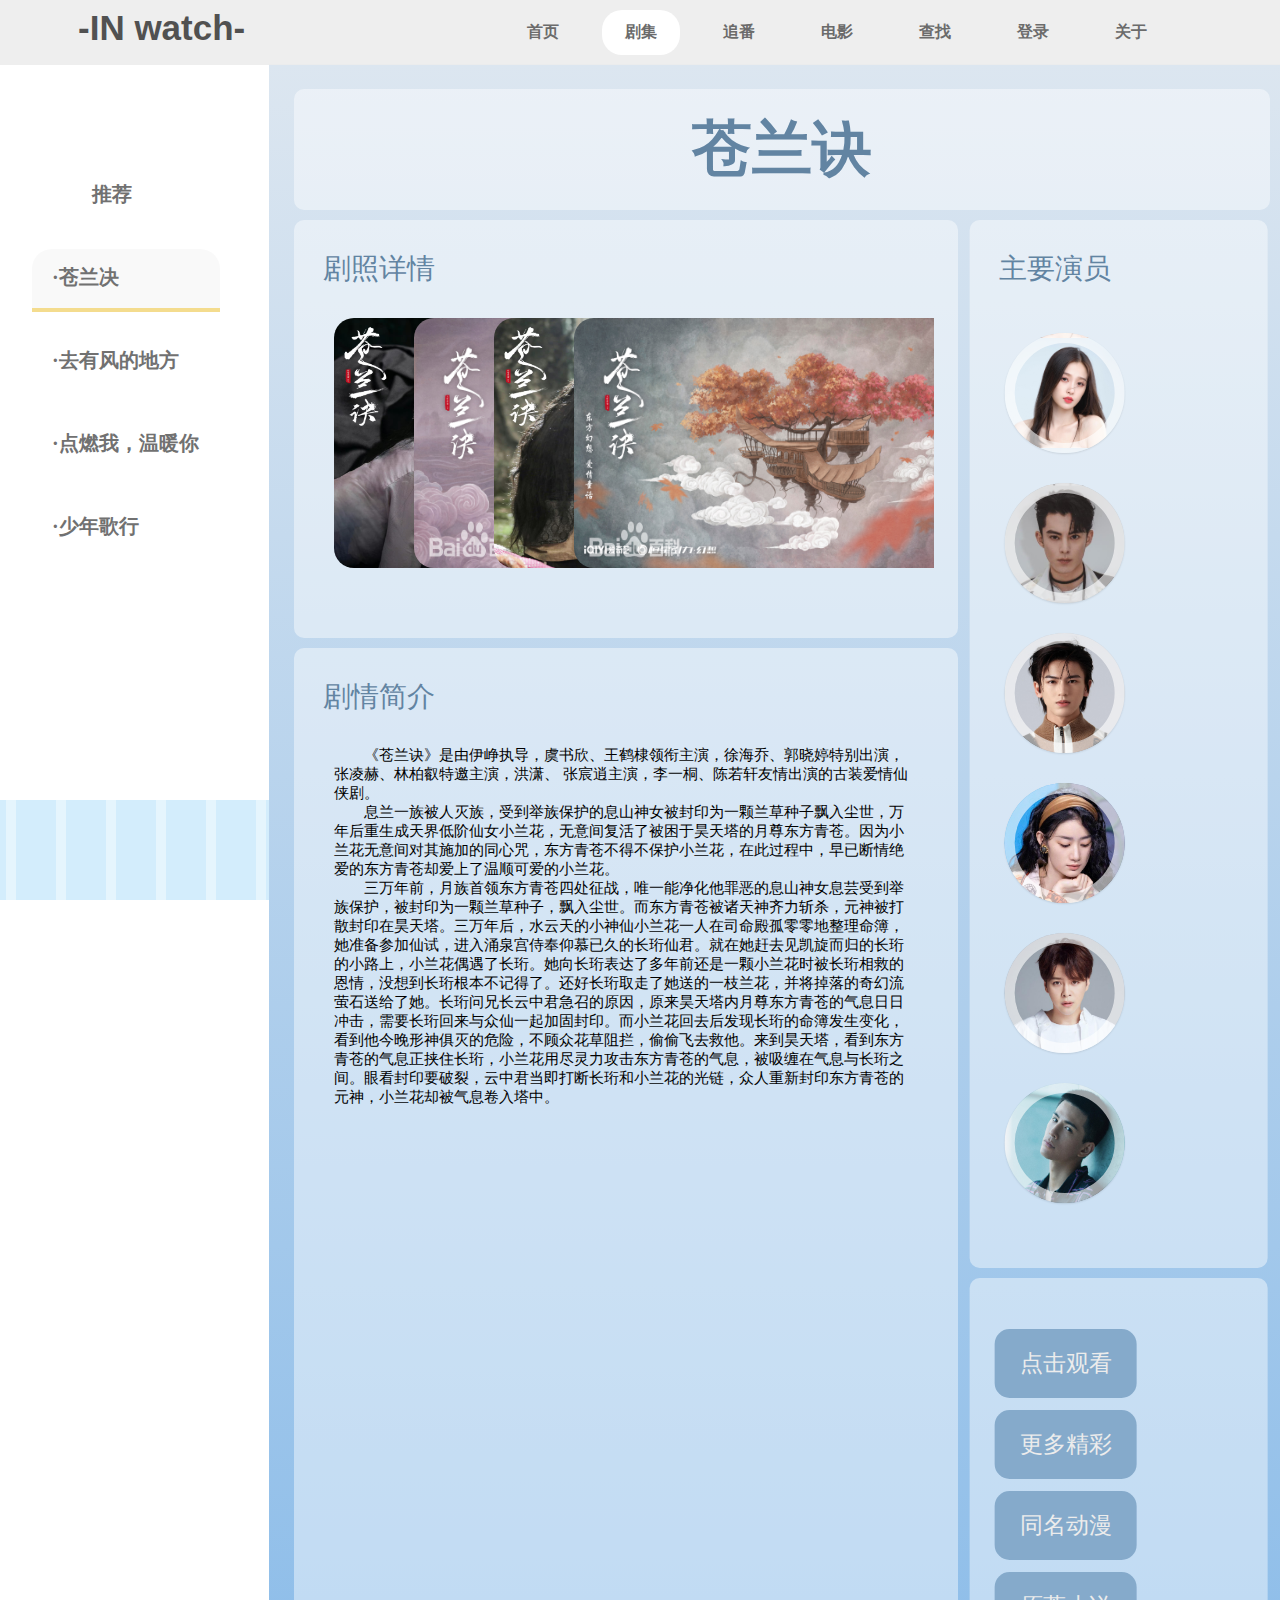
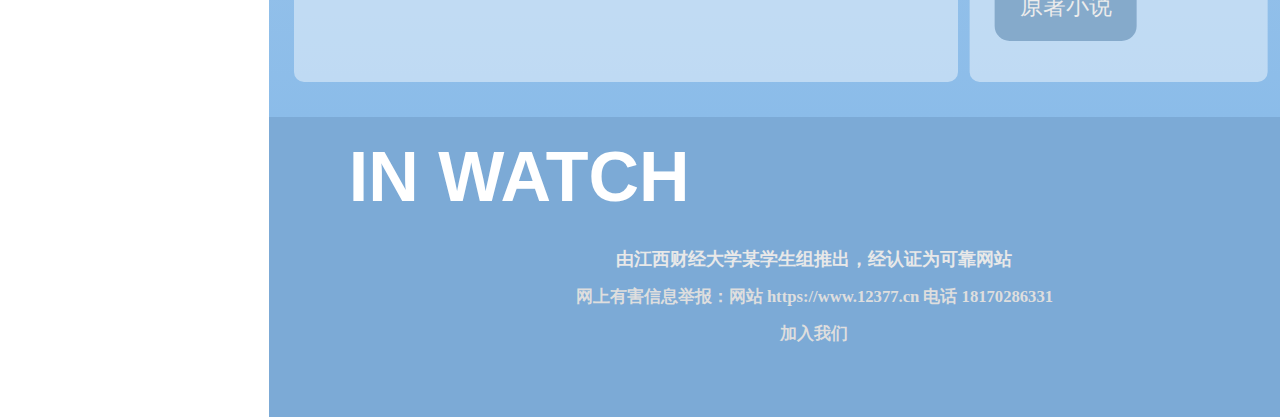
<file: ju1.html>
<!DOCTYPE html>
<html>
    <head>
        <meta charset="utf-8"/>
        <meta name="viewport" content="width=device-width,initial-scale=1,maximum-scale=1,user-scalable=no">
        <link type="text/css" rel="stylesheet" href="ju0.css"/>
        <link type="text/css" rel="stylesheet" href="ju1.css"/>
        <link type="text/css" rel="stylesheet" href="left.css"/>
        <link type="text/css" rel="stylesheet" href="ul.css"/>
        <link type="text/css" rel="stylesheet" href="word.css"/>
        <link type="text/css" rel="stylesheet" href="wave.css"/>
        <title>In Watch Drama1</title>
    </head>
    <body>
        <header>
            <nav>
                <ul class="top">                    
                    <li style="float:left"><h1>-IN watch-</h1></li>
                    <li class="inabc">
                        <a href="javascript:void(0)" class="abc">关于</a>
                        <div class="inabc-content">
                          <a href="#">加入</a>
                          <a href="report.html">报告</a>
                          <a href="#">观念</a>
                          <a href="#">评价</a>
                        </div>
                    <li><a href="go.html">登录</a></li>
                    <li><a href="search.html">查找</a></li>
                    <li><a href="ablum.html">电影</a></li>
                    <li><a href="fan.html">追番</a></li>
                    <li class="inabc">
                        <a href="ju.html" id="abc" class="active">剧集</a>
                        <div class="inabc-content">
                          <a href="ju.html">推荐</a>
                          <a href="ju1.html">热门</a>
                        </div>
                      </li>
                    <li><a href="index.html" >首页</a></li>
                </ul>
            </nav>        
            <div class="left">
                <div style="width: 100%; height: 100%; position: absolute;">
                    <div class="leftgo"><a href="ju.html">&emsp;&emsp;推荐</a></div>
                    <div class="leftgo" style="border-bottom: 4px solid rgb(244, 220, 142);" id="dian"><a href="ju1.html">·苍兰决</a></div>
                    <div class="leftgo"><a href="ju2.html">·去有风的地方</a></div>
                    <div class="leftgo"><a href="ju3.html">·点燃我，温暖你</a></div>
                    <div class="leftgo" ><a href="ju4.html">·少年歌行</a></div>
                </div>                
                <div class="wave" style="position: absolute; bottom: 0;">
                    <div style="--d1:-0.5s; --d2:-3.5s;"></div>
                    <div style="--d1:-1s; --d2:-4s;"></div>
                    <div style="--d1:-1.5s; --d2:-4.5s;"></div>
                    <div style="--d1:-2s; --d2:-5s;"></div>
                    <div style="--d1:-2.5s; --d2:-5.5s;"></div>
                    <div style="--d1:-3s; --d2:-6s;"></div>
                    <div style="--d1:-3.5s; --d2:-6.5s;"></div>
                    <div style="--d1:-4s; --d2:-7s;"></div>
                    <div style="--d1:-4.5s; --d2:-7.5s;"></div>
                    <div style="--d1:-5s; --d2:-8s;"></div>
                    <div style="--d1:-5.5s; --d2:-8.5s;"></div>
                    <div style="--d1:-6s; --d2:-9s;"></div>
                    <div style="--d1:-6.5s; --d2:-9.5s;"></div>
                    <div style="--d1:-7s; --d2:-10s;"></div>
                    <div style="--d1:-7.5s; --d2:-10.5s;"></div>
                    <div style="--d1:-8s; --d2:-11s;"></div>
                    <div style="--d1:-8.5s; --d2:-11.5s;"></div>
                    <div style="--d1:-9s; --d2:-12s;"></div>
                    <div style="--d1:-9.5s; --d2:-12.5s;"></div>
                    <div style="--d1:-10s; --d2:-13s;"></div>
                    <div style="--d1:-10.5s; --d2:-13.5s;"></div>
                    <div style="--d1:-11s; --d2:-14s;"></div>
                    <div style="--d1:-11.5s; --d2:-14.5s;"></div>
                    <div style="--d1:-12s; --d2:-15s;"></div>
                    <div style="--d1:-12.5s; --d2:-15.5s;"></div>
                    <div style="--d1:-13s; --d2:-16s;"></div>
                    <div style="--d1:-13.5s; --d2:-16.5s;"></div>
                    <div style="--d1:-14s; --d2:-17s;"></div>
                    <div style="--d1:-14.5s; --d2:-17.5s;"></div>
                    <div style="--d1:-15s; --d2:-18s;"></div>
                    <div style="--d1:-15.5s; --d2:-18.5s;"></div>
                    <div style="--d1:-16s; --d2:-19s;"></div>
                </div>
            </div>
        </header>

        <main>
            <div class="grid-container">
                <div class="grid-item item4">
                    <div style="text-align: center; width: 100%;"><a class="big">苍兰诀</a></div>
                </div>
                <div class="grid-item item1">            
                    <p class="title">剧照详情</p>
                    <ul class="box">
                        <li><img src="jujpg/ju1/1.jpg" alt=""></li>
                        <li><img src="jujpg/ju1/12.jpg" alt=""></li>
                        <li><img src="jujpg/ju1/2.jpg" alt=""></li>
                        <li><img src="jujpg/ju1/11.jpg" alt=""></li>
                    </ul> 
                </div>
                <div class="grid-item item2">
                    <p class="title">主要演员</p>
                    <div class="item">
                        <div class="info">
                            <a>虞书欣 <br>饰 小兰花</a>
                        </div>
                    </div>
                    <div class="item">
                        <div class="info">
                            <a>王鹤棣 <br>饰 东方青苍</a>
                        </div>
                    </div>
                    <div class="item">
                        <div class="info">
                            <a>张凌赫 <br>饰 长珩仙君</a>
                        </div>
                    </div>
                    <div class="item">
                        <div class="info">
                            <a>郭晓婷 <br>饰 赤地女子</a>
                        </div>
                    </div>
                    <div class="item">
                        <div class="info">
                            <a>徐海乔<br>饰 容昊</a>
                        </div>
                    </div>
                    <div class="item">
                        <div class="info">
                            <a>林柏叡 <br>饰 觞阙</a>
                        </div>
                    </div>
                </div>  
                <div class="grid-item item3">
                    <p class="title">剧情简介</p> 
                    <p class="write">&emsp;&emsp;《苍兰诀》是由伊峥执导，虞书欣、王鹤棣领衔主演，徐海乔、郭晓婷特别出演，张凌赫、林柏叡特邀主演，洪潇、 张宸逍主演，李一桐、陈若轩友情出演的古装爱情仙侠剧。</p>     
                    <p class="write">&emsp;&emsp;息兰一族被人灭族，受到举族保护的息山神女被封印为一颗兰草种子飘入尘世，万年后重生成天界低阶仙女小兰花，无意间复活了被困于昊天塔的月尊东方青苍。因为小兰花无意间对其施加的同心咒，东方青苍不得不保护小兰花，在此过程中，早已断情绝爱的东方青苍却爱上了温顺可爱的小兰花。</p>
                    <p class="write">&emsp;&emsp;三万年前，月族首领东方青苍四处征战，唯一能净化他罪恶的息山神女息芸受到举族保护，被封印为一颗兰草种子，飘入尘世。而东方青苍被诸天神齐力斩杀，元神被打散封印在昊天塔。三万年后，水云天的小神仙小兰花一人在司命殿孤零零地整理命簿，她准备参加仙试，进入涌泉宫侍奉仰慕已久的长珩仙君。就在她赶去见凯旋而归的长珩的小路上，小兰花偶遇了长珩。她向长珩表达了多年前还是一颗小兰花时被长珩相救的恩情，没想到长珩根本不记得了。还好长珩取走了她送的一枝兰花，并将掉落的奇幻流萤石送给了她。长珩问兄长云中君急召的原因，原来昊天塔内月尊东方青苍的气息日日冲击，需要长珩回来与众仙一起加固封印。而小兰花回去后发现长珩的命簿发生变化，看到他今晚形神俱灭的危险，不顾众花草阻拦，偷偷飞去救他。来到昊天塔，看到东方青苍的气息正挟住长珩，小兰花用尽灵力攻击东方青苍的气息，被吸缠在气息与长珩之间。眼看封印要破裂，云中君当即打断长珩和小兰花的光链，众人重新封印东方青苍的元神，小兰花却被气息卷入塔中。</p>  
                </div>
                <div  class="grid-item item5">
                    <div class="small">
                        <a href="http://www.iqiyi.com/v_ik3832z0go.html" class="one">点击观看</a>
                    </div>
                    <div class="small">
                        <a href="http://www.iqiyi.com/v_1lvwzk38bts.html" class="one">更多精彩</a>
                    </div>
                    <div class="small">
                        <a href="http://www.iqiyi.com/v_2e8uk5o6gm0.html" class="one">同名动漫</a>
                    </div>
                    <div class="small">
                        <a href="https://wenxue.iqiyi.com/book/detail-1a91rv83uml.html" class="one">原著小说</a>
                    </div>
                </div>
            </div>        
        </main>    
        <footer style="width: 79%;margin-left: 21%">
            <a style=" font-weight: bold; font-size: 70px; color: white; font-family: 'Gill Sans', 'Gill Sans MT', Calibri, 'Trebuchet MS', sans-serif;">IN WATCH</h2>
            <p style="margin-top: 30px; font-family: YouYuan; font-size: 1.4vw;  text-align: center; color: rgb(232, 232, 232);">由江西财经大学某学生组推出，经认证为可靠网站</p>
            <p class="c1">网上有害信息举报：网站 https://www.12377.cn 电话 18170286331</p>
            <p class="c1">加入我们</p>
        </footer>
    </body>
</html>
</file>
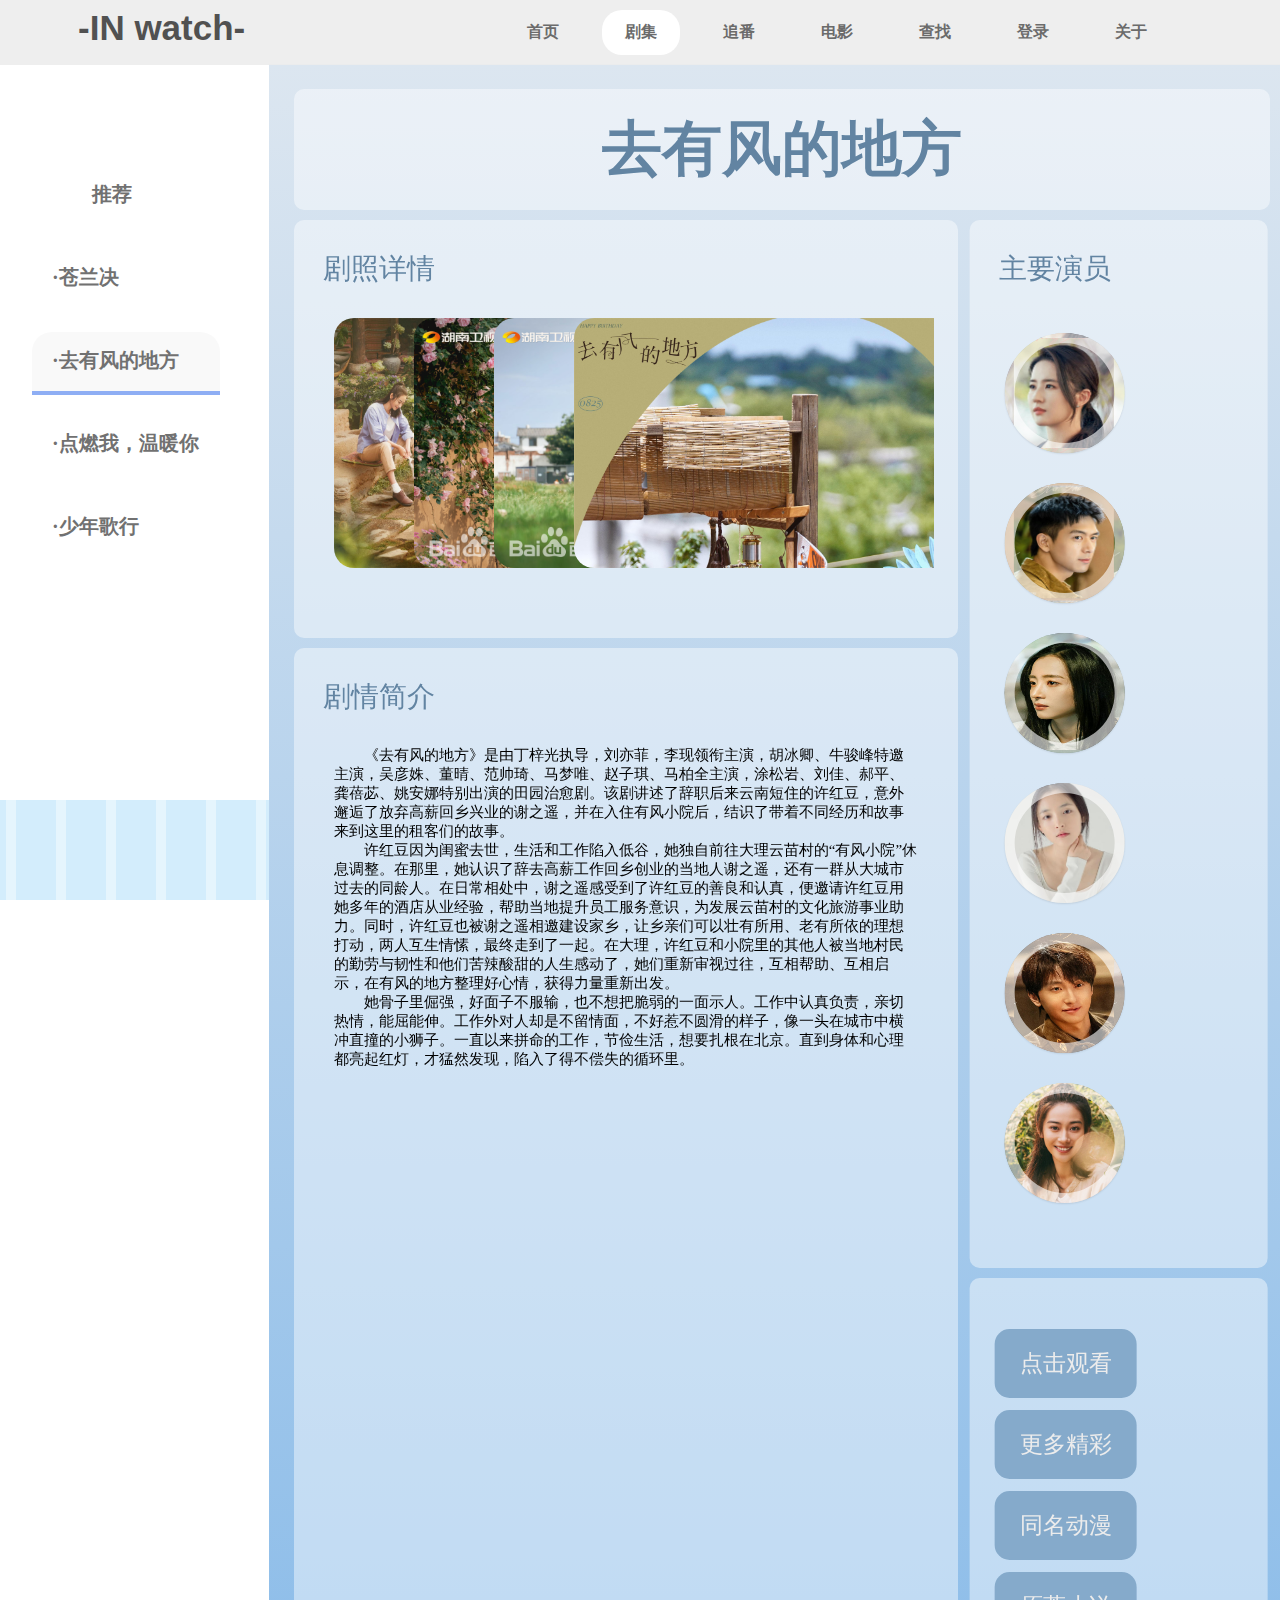
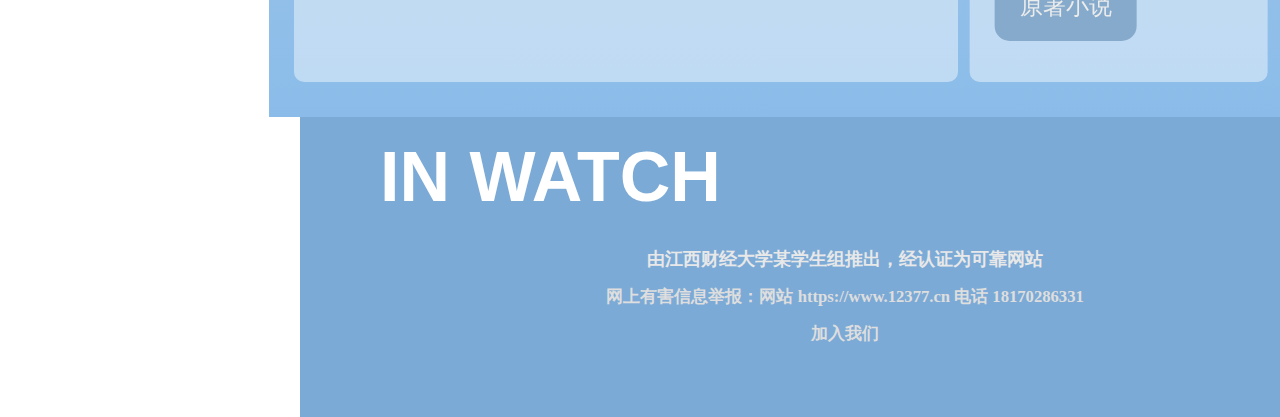
<file: ju2.html>
<!DOCTYPE html>
<html>
    <head>
        <meta charset="utf-8"/>
        <meta name="viewport" content="width=device-width,initial-scale=1,maximum-scale=1,user-scalable=no">
        <link type="text/css" rel="stylesheet" href="ju0.css"/>
        <link type="text/css" rel="stylesheet" href="ju2.css"/>
        <link type="text/css" rel="stylesheet" href="left.css"/>
        <link type="text/css" rel="stylesheet" href="ul.css"/>
        <link type="text/css" rel="stylesheet" href="word.css"/>
        <link type="text/css" rel="stylesheet" href="wave.css"/>
        <title>In Watch Drama2</title>
    </head>
    <body>
        <header>
            <nav>
                <ul class="top">                    
                    <li style="float:left"><h1>-IN watch-</h1></li>
                    <li class="inabc">
                        <a href="javascript:void(0)" class="abc">关于</a>
                        <div class="inabc-content">
                          <a href="#">加入</a>
                          <a href="report.html">报告</a>
                          <a href="#">观念</a>
                          <a href="#">评价</a>
                        </div>
                    <li><a href="go.html">登录</a></li>
                    <li><a href="search.html">查找</a></li>
                    <li><a href="ablum.html">电影</a></li>
                    <li><a href="fan.html">追番</a></li>
                    <li class="inabc">
                        <a href="ju.html" id="abc" class="active">剧集</a>
                        <div class="inabc-content">
                          <a href="ju.html">推荐</a>
                          <a href="ju1.html">热门</a>
                        </div>
                      </li>
                    <li><a href="index.html" >首页</a></li>
                </ul>
            </nav>        
            <div class="left">
                <div style="width: 100%; height: 100%; position: absolute;">
                    <div class="leftgo" ><a href="ju.html">&emsp;&emsp;推荐</a></div>
                    <div class="leftgo"><a href="ju1.html">·苍兰决</a></div>
                    <div class="leftgo" style="border-bottom: 4px solid rgb(142, 174, 244);"id="dian"><a href="ju2.html">·去有风的地方</a></div>
                    <div class="leftgo"><a href="ju3.html">·点燃我，温暖你</a></div>
                    <div class="leftgo" ><a href="ju4.html">·少年歌行</a></div>
                </div>                
                <div class="wave" style="position: absolute; bottom: 0;">
                    <div style="--d1:-0.5s; --d2:-3.5s;"></div>
                    <div style="--d1:-1s; --d2:-4s;"></div>
                    <div style="--d1:-1.5s; --d2:-4.5s;"></div>
                    <div style="--d1:-2s; --d2:-5s;"></div>
                    <div style="--d1:-2.5s; --d2:-5.5s;"></div>
                    <div style="--d1:-3s; --d2:-6s;"></div>
                    <div style="--d1:-3.5s; --d2:-6.5s;"></div>
                    <div style="--d1:-4s; --d2:-7s;"></div>
                    <div style="--d1:-4.5s; --d2:-7.5s;"></div>
                    <div style="--d1:-5s; --d2:-8s;"></div>
                    <div style="--d1:-5.5s; --d2:-8.5s;"></div>
                    <div style="--d1:-6s; --d2:-9s;"></div>
                    <div style="--d1:-6.5s; --d2:-9.5s;"></div>
                    <div style="--d1:-7s; --d2:-10s;"></div>
                    <div style="--d1:-7.5s; --d2:-10.5s;"></div>
                    <div style="--d1:-8s; --d2:-11s;"></div>
                    <div style="--d1:-8.5s; --d2:-11.5s;"></div>
                    <div style="--d1:-9s; --d2:-12s;"></div>
                    <div style="--d1:-9.5s; --d2:-12.5s;"></div>
                    <div style="--d1:-10s; --d2:-13s;"></div>
                    <div style="--d1:-10.5s; --d2:-13.5s;"></div>
                    <div style="--d1:-11s; --d2:-14s;"></div>
                    <div style="--d1:-11.5s; --d2:-14.5s;"></div>
                    <div style="--d1:-12s; --d2:-15s;"></div>
                    <div style="--d1:-12.5s; --d2:-15.5s;"></div>
                    <div style="--d1:-13s; --d2:-16s;"></div>
                    <div style="--d1:-13.5s; --d2:-16.5s;"></div>
                    <div style="--d1:-14s; --d2:-17s;"></div>
                    <div style="--d1:-14.5s; --d2:-17.5s;"></div>
                    <div style="--d1:-15s; --d2:-18s;"></div>
                    <div style="--d1:-15.5s; --d2:-18.5s;"></div>
                    <div style="--d1:-16s; --d2:-19s;"></div>
                </div>
            </div>
        </header>

        <main>
            <div class="grid-container">
                <div class="grid-item item4">
                    <div style="text-align: center; width: 100%;"><a class="big">去有风的地方</a></div>
                </div>
                <div class="grid-item item1">            
                    <p class="title">剧照详情</p>
                    <ul class="box">
                        <li><img src="jujpg/ju2/1.jpg" alt=""></li>
                        <li><img src="jujpg/ju2/2.jpg" alt=""></li>
                        <li><img src="jujpg/ju2/4.jpg" alt=""></li>
                        <li><img src="jujpg/ju2/3.jpg" alt=""></li>
                    </ul> 
                </div>
                <div class="grid-item item2">
                    <p class="title">主要演员</p>
                    <div class="item">
                        <div class="info">
                            <a>刘亦菲 <br>饰 许红豆</a>
                        </div>
                    </div>
                    <div class="item">
                        <div class="info">
                            <a>李现 <br>饰 谢之遥</a>
                        </div>
                    </div>
                    <div class="item">
                        <div class="info">
                            <a>胡冰卿 <br>饰 娜娜</a>
                        </div>
                    </div>
                    <div class="item">
                        <div class="info">
                            <a>吴倩 <br>饰 陈南星</a>
                        </div>
                    </div>
                    <div class="item">
                        <div class="info">
                            <a>牛骏峰<br>饰 胡有鱼</a>
                        </div>
                    </div>
                    <div class="item">
                        <div class="info">
                            <a>范帅琦 <br>饰 黄欣欣</a>
                        </div>
                    </div>
                </div>  
                <div class="grid-item item3">
                    <p class="title">剧情简介</p> 
                    <p class="write">&emsp;&emsp;《去有风的地方》是由丁梓光执导，刘亦菲，李现领衔主演，胡冰卿、牛骏峰特邀主演，吴彦姝、董晴、范帅琦、马梦唯、赵子琪、马柏全主演，涂松岩、刘佳、郝平、龚蓓苾、姚安娜特别出演的田园治愈剧。该剧讲述了辞职后来云南短住的许红豆，意外邂逅了放弃高薪回乡兴业的谢之遥，并在入住有风小院后，结识了带着不同经历和故事来到这里的租客们的故事。</p>     
                    <p class="write">&emsp;&emsp;许红豆因为闺蜜去世，生活和工作陷入低谷，她独自前往大理云苗村的“有风小院”休息调整。在那里，她认识了辞去高薪工作回乡创业的当地人谢之遥，还有一群从大城市过去的同龄人。在日常相处中，谢之遥感受到了许红豆的善良和认真，便邀请许红豆用她多年的酒店从业经验，帮助当地提升员工服务意识，为发展云苗村的文化旅游事业助力。同时，许红豆也被谢之遥相邀建设家乡，让乡亲们可以壮有所用、老有所依的理想打动，两人互生情愫，最终走到了一起。在大理，许红豆和小院里的其他人被当地村民的勤劳与韧性和他们苦辣酸甜的人生感动了，她们重新审视过往，互相帮助、互相启示，在有风的地方整理好心情，获得力量重新出发。</p>
                    <p class="write">&emsp;&emsp;她骨子里倔强，好面子不服输，也不想把脆弱的一面示人。工作中认真负责，亲切热情，能屈能伸。工作外对人却是不留情面，不好惹不圆滑的样子，像一头在城市中横冲直撞的小狮子。一直以来拼命的工作，节俭生活，想要扎根在北京。直到身体和心理都亮起红灯，才猛然发现，陷入了得不偿失的循环里。</p>  
                </div>
                <div  class="grid-item item5">
                    <div class="small">
                            <a href="http://www.iqiyi.com/v_ik3832z0go.html" class="one">点击观看</a>
                        </div>
                        <div class="small">
                            <a href="http://www.iqiyi.com/v_1lvwzk38bts.html" class="one">更多精彩</a>
                        </div>
                        <div class="small">
                            <a href="http://www.iqiyi.com/v_2e8uk5o6gm0.html" class="one">同名动漫</a>
                        </div>
                        <div class="small">
                            <a href="https://wenxue.iqiyi.com/book/detail-1a91rv83uml.html" class="one">原著小说</a>
                        </div>
                </div>
            </div>
        </main>            
        <footer style="    width: 78.93%;
        margin-left: 300px;">
            <a style=" font-weight: bold; font-size: 70px; color: white; font-family: 'Gill Sans', 'Gill Sans MT', Calibri, 'Trebuchet MS', sans-serif;">IN WATCH</h2>
            <p style="margin-top: 30px; font-family: YouYuan; font-size: 1.4vw;  text-align: center; color: rgb(232, 232, 232);">由江西财经大学某学生组推出，经认证为可靠网站</p>
            <p class="c1">网上有害信息举报：网站 https://www.12377.cn 电话 18170286331</p>
            <p class="c1">加入我们</p>
        </footer>
    </body>
</html>
</file>
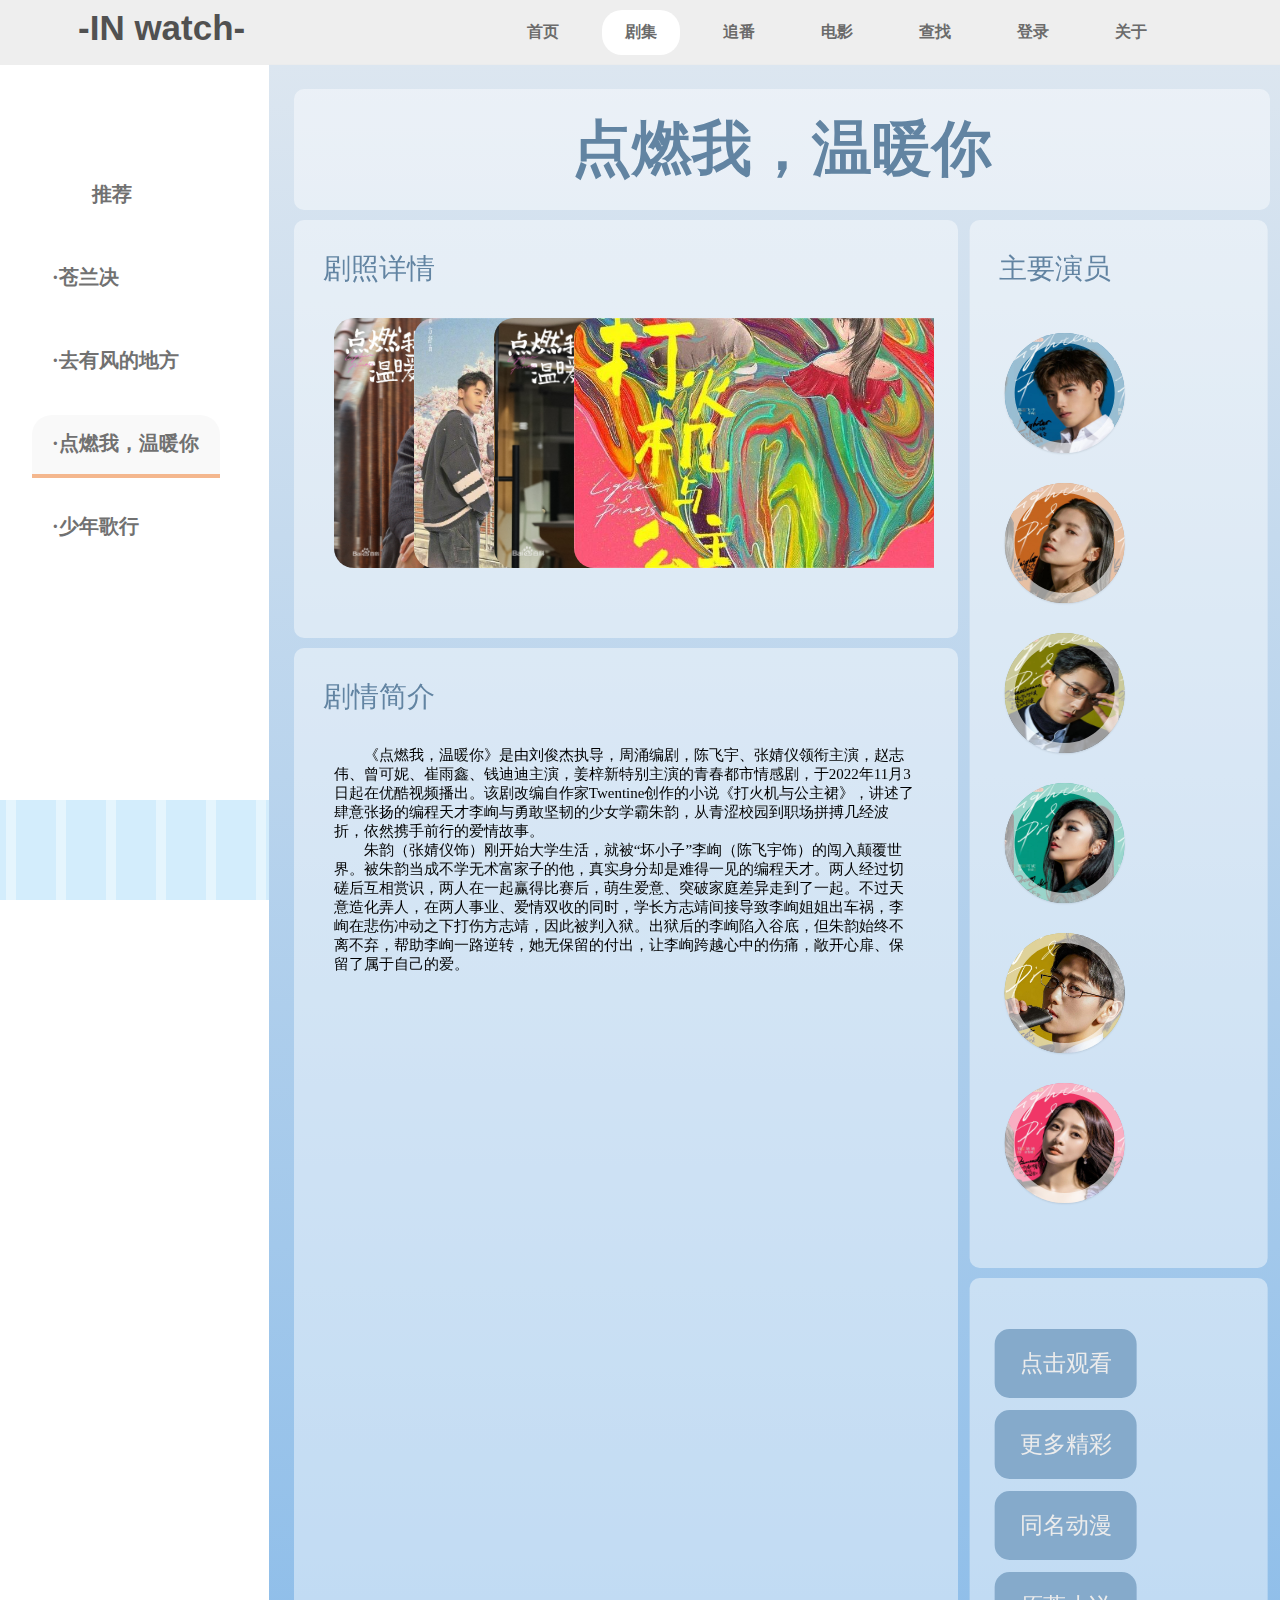
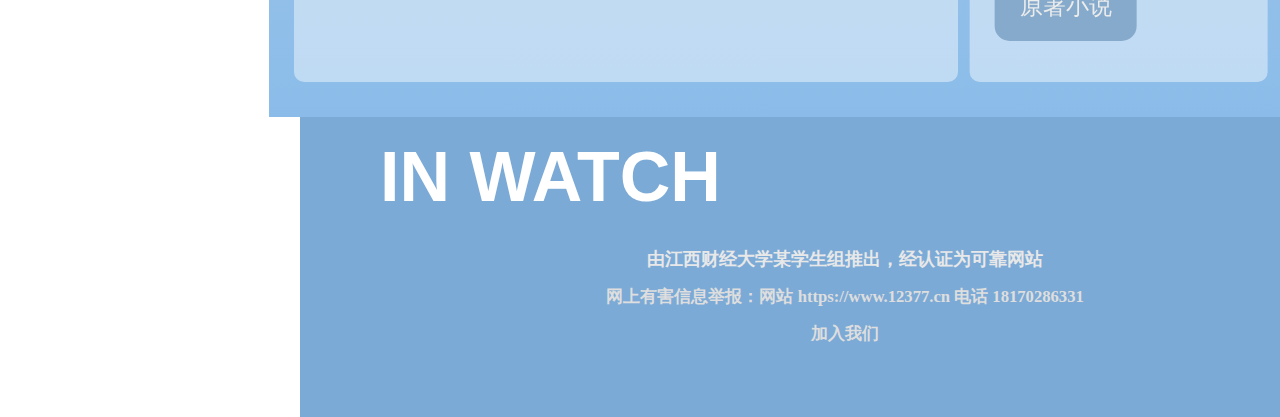
<file: ju3.html>
<!DOCTYPE html>
<html>
    <head>
        <meta charset="utf-8"/>
        <meta name="viewport" content="width=device-width,initial-scale=1,maximum-scale=1,user-scalable=no">
        <link type="text/css" rel="stylesheet" href="ju0.css"/>
        <link type="text/css" rel="stylesheet" href="ju3.css"/>
        <link type="text/css" rel="stylesheet" href="left.css"/>
        <link type="text/css" rel="stylesheet" href="ul.css"/>
        <link type="text/css" rel="stylesheet" href="word.css"/>
        <link type="text/css" rel="stylesheet" href="wave.css"/>
        <title>In Watch Drama3</title>
    </head>
    <body>
        <header>
            <nav>
                <ul class="top">                    
                    <li style="float:left"><h1>-IN watch-</h1></li>
                    <li class="inabc">
                        <a href="javascript:void(0)" class="abc">关于</a>
                        <div class="inabc-content">
                          <a href="#">加入</a>
                          <a href="report.html">报告</a>
                          <a href="#">观念</a>
                          <a href="#">评价</a>
                        </div>
                    <li><a href="go.html">登录</a></li>
                    <li><a href="search.html">查找</a></li>
                    <li><a href="ablum.html">电影</a></li>
                    <li><a href="fan.html">追番</a></li>
                    <li class="inabc">
                        <a href="ju.html" id="abc" class="active">剧集</a>
                        <div class="inabc-content">
                          <a href="ju.html">推荐</a>
                          <a href="ju1.html">热门</a>
                        </div>
                      </li>
                    <li><a href="index.html" >首页</a></li>
                </ul>
            </nav>        
            <div class="left">
                <div style="width: 100%; height: 100%; position: absolute;">
                    <div class="leftgo"><a href="ju.html">&emsp;&emsp;推荐</a></div>
                    <div class="leftgo"><a href="ju1.html">·苍兰决</a></div>
                    <div class="leftgo"><a href="ju2.html">·去有风的地方</a></div>
                    <div class="leftgo" style="border-bottom: 4px solid rgb(244, 183, 142);"id="dian"><a href="ju3.html">·点燃我，温暖你</a></div>
                    <div class="leftgo"><a href="ju4.html">·少年歌行</a></div>
                </div>                
                <div class="wave" style="position: absolute; bottom: 0;">
                    <div style="--d1:-0.5s; --d2:-3.5s;"></div>
                    <div style="--d1:-1s; --d2:-4s;"></div>
                    <div style="--d1:-1.5s; --d2:-4.5s;"></div>
                    <div style="--d1:-2s; --d2:-5s;"></div>
                    <div style="--d1:-2.5s; --d2:-5.5s;"></div>
                    <div style="--d1:-3s; --d2:-6s;"></div>
                    <div style="--d1:-3.5s; --d2:-6.5s;"></div>
                    <div style="--d1:-4s; --d2:-7s;"></div>
                    <div style="--d1:-4.5s; --d2:-7.5s;"></div>
                    <div style="--d1:-5s; --d2:-8s;"></div>
                    <div style="--d1:-5.5s; --d2:-8.5s;"></div>
                    <div style="--d1:-6s; --d2:-9s;"></div>
                    <div style="--d1:-6.5s; --d2:-9.5s;"></div>
                    <div style="--d1:-7s; --d2:-10s;"></div>
                    <div style="--d1:-7.5s; --d2:-10.5s;"></div>
                    <div style="--d1:-8s; --d2:-11s;"></div>
                    <div style="--d1:-8.5s; --d2:-11.5s;"></div>
                    <div style="--d1:-9s; --d2:-12s;"></div>
                    <div style="--d1:-9.5s; --d2:-12.5s;"></div>
                    <div style="--d1:-10s; --d2:-13s;"></div>
                    <div style="--d1:-10.5s; --d2:-13.5s;"></div>
                    <div style="--d1:-11s; --d2:-14s;"></div>
                    <div style="--d1:-11.5s; --d2:-14.5s;"></div>
                    <div style="--d1:-12s; --d2:-15s;"></div>
                    <div style="--d1:-12.5s; --d2:-15.5s;"></div>
                    <div style="--d1:-13s; --d2:-16s;"></div>
                    <div style="--d1:-13.5s; --d2:-16.5s;"></div>
                    <div style="--d1:-14s; --d2:-17s;"></div>
                    <div style="--d1:-14.5s; --d2:-17.5s;"></div>
                    <div style="--d1:-15s; --d2:-18s;"></div>
                    <div style="--d1:-15.5s; --d2:-18.5s;"></div>
                    <div style="--d1:-16s; --d2:-19s;"></div>
                </div>
            </div>
        </header>

        <main>
            <div class="grid-container">
                <div class="grid-item item4">
                    <div style="text-align: center; width: 100%;"><a class="big">点燃我，温暖你</a></div>
                </div>
                <div class="grid-item item1">            
                    <p class="title">剧照详情</p>
                    <ul class="box">
                        <li><img src="jujpg/ju3/2.jpg" alt=""></li>
                        <li><img src="jujpg/ju3/1.jpg" alt=""></li>
                        <li><img src="jujpg/ju3/3.jpg" alt=""></li>
                        <li><img src="jujpg/ju3/10.jpg" alt=""></li>
                    </ul> 
                </div>
                <div class="grid-item item2">
                    <p class="title">主要演员</p>
                    <div class="item">
                        <div class="info">
                            <a>陈飞宇<br>饰 李峋</a>
                        </div>
                    </div>
                    <div class="item">
                        <div class="info">
                            <a>张婧仪 <br>饰 朱韵</a>
                        </div>
                    </div>
                    <div class="item">
                        <div class="info">
                            <a>赵志伟 <br>饰 高见鸿</a>
                        </div>
                    </div>
                    <div class="item">
                        <div class="info">
                            <a>曾可妮 <br>饰 任迪</a>
                        </div>
                    </div>
                    <div class="item">
                        <div class="info">
                            <a>崔雨鑫<br>饰 方志靖</a>
                        </div>
                    </div>
                    <div class="item">
                        <div class="info">
                            <a>钱迪迪 <br>饰 徐黎娜</a>
                        </div>
                    </div>
                </div>  
                <div class="grid-item item3">
                    <p class="title">剧情简介</p> 
                    <p class="write">&emsp;&emsp;《点燃我，温暖你》是由刘俊杰执导，周涌编剧，陈飞宇、张婧仪领衔主演，赵志伟、曾可妮、崔雨鑫、钱迪迪主演，姜梓新特别主演的青春都市情感剧，于2022年11月3日起在优酷视频播出。该剧改编自作家Twentine创作的小说《打火机与公主裙》，讲述了肆意张扬的编程天才李峋与勇敢坚韧的少女学霸朱韵，从青涩校园到职场拼搏几经波折，依然携手前行的爱情故事。</p>     
                    <p class="write">&emsp;&emsp;朱韵（张婧仪饰）刚开始大学生活，就被“坏小子”李峋（陈飞宇饰）的闯入颠覆世界。被朱韵当成不学无术富家子的他，真实身分却是难得一见的编程天才。两人经过切磋后互相赏识，两人在一起赢得比赛后，萌生爱意、突破家庭差异走到了一起。不过天意造化弄人，在两人事业、爱情双收的同时，学长方志靖间接导致李峋姐姐出车祸，李峋在悲伤冲动之下打伤方志靖，因此被判入狱。出狱后的李峋陷入谷底，但朱韵始终不离不弃，帮助李峋一路逆转，她无保留的付出，让李峋跨越心中的伤痛，敞开心扉、保留了属于自己的爱。</p>  
                </div>
                <div  class="grid-item item5">
                    <div class="small">
                            <a href="http://www.iqiyi.com/v_ik3832z0go.html" class="one">点击观看</a>
                        </div>
                        <div class="small">
                            <a href="http://www.iqiyi.com/v_1lvwzk38bts.html" class="one">更多精彩</a>
                        </div>
                        <div class="small">
                            <a href="http://www.iqiyi.com/v_2e8uk5o6gm0.html" class="one">同名动漫</a>
                        </div>
                        <div class="small">
                            <a href="https://wenxue.iqiyi.com/book/detail-1a91rv83uml.html" class="one">原著小说</a>
                        </div>
                </div>
            </div>
        </main>            
        <footer style="    width: 78.93%;
        margin-left: 300px;">
            <a style=" font-weight: bold; font-size: 70px; color: white; font-family: 'Gill Sans', 'Gill Sans MT', Calibri, 'Trebuchet MS', sans-serif;">IN WATCH</h2>
            <p style="margin-top: 30px;font-family: YouYuan; font-size: 1.4vw;  text-align: center; color: rgb(232, 232, 232);">由江西财经大学某学生组推出，经认证为可靠网站</p>
            <p class="c1">网上有害信息举报：网站 https://www.12377.cn 电话 18170286331</p>
            <p class="c1">加入我们</p>
        </footer>
    </body>
</html>
</file>
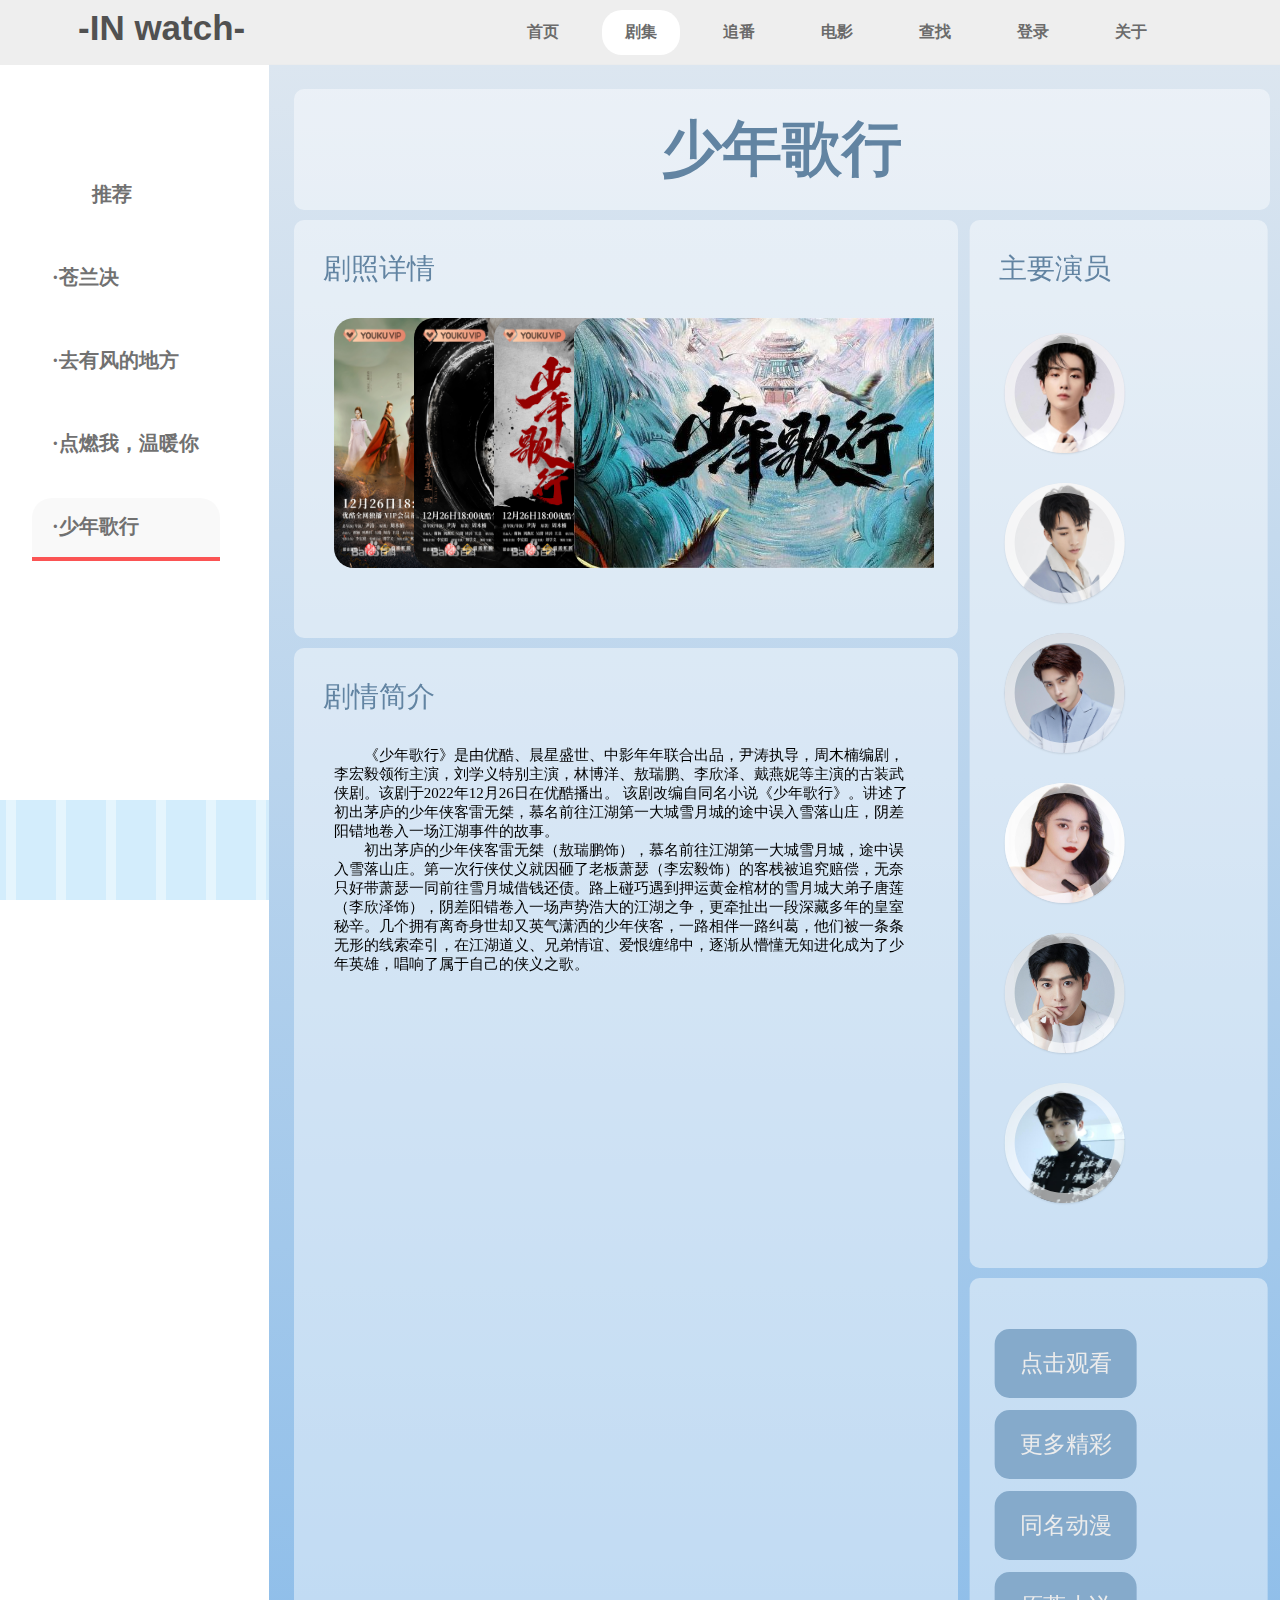
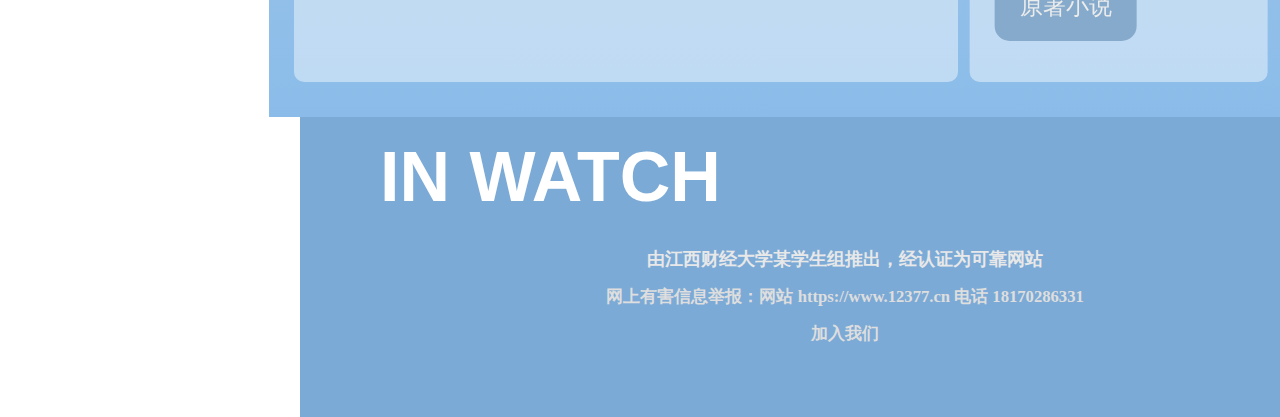
<file: ju4.html>
<!DOCTYPE html>
<html>
    <head>
        <meta charset="utf-8"/>
        <meta name="viewport" content="width=device-width,initial-scale=1,maximum-scale=1,user-scalable=no">
        <link type="text/css" rel="stylesheet" href="ju0.css"/>
        <link type="text/css" rel="stylesheet" href="ju4.css"/>
        <link type="text/css" rel="stylesheet" href="left.css"/>
        <link type="text/css" rel="stylesheet" href="ul.css"/>
        <link type="text/css" rel="stylesheet" href="word.css"/>
        <link type="text/css" rel="stylesheet" href="wave.css"/>
        <title>In Watch Drama4</title>
    </head>
    <body>
        <header>
            <nav>
                <ul  class="top">                    
                    <li style="float:left"><h1>-IN watch-</h1></li>
                    <li class="inabc">
                        <a href="javascript:void(0)" class="abc">关于</a>
                        <div class="inabc-content">
                          <a href="#">加入</a>
                          <a href="report.html">报告</a>
                          <a href="#">观念</a>
                          <a href="#">评价</a>
                        </div>
                    <li><a href="go.html">登录</a></li>
                    <li><a href="search.html">查找</a></li>
                    <li><a href="ablum.html">电影</a></li>
                    <li><a href="fan.html">追番</a></li>
                    <li class="inabc">
                        <a href="ju.html" id="abc" class="active">剧集</a>
                        <div class="inabc-content">
                          <a href="ju.html">推荐</a>
                          <a href="ju1.html">热门</a>
                        </div>
                      </li>
                    <li><a href="index.html" >首页</a></li>
                </ul>
            </nav>        
            <div class="left">
                <div style="width: 100%; height: 100%; position: absolute;">
                    <div class="leftgo"><a href="ju.html">&emsp;&emsp;推荐</a></div>
                    <div class="leftgo"><a href="ju1.html">·苍兰决</a></div>
                    <div class="leftgo"><a href="ju2.html">·去有风的地方</a></div>
                    <div class="leftgo"><a href="ju3.html">·点燃我，温暖你</a></div>
                    <div class="leftgo" style="border-bottom: 4px solid rgb(251, 84, 84);"id="dian"><a href="ju4.html">·少年歌行</a></div>
                </div>               
                <div class="wave" style="position: absolute; bottom: 0;">
                    <div style="--d1:-0.5s; --d2:-3.5s;"></div>
                    <div style="--d1:-1s; --d2:-4s;"></div>
                    <div style="--d1:-1.5s; --d2:-4.5s;"></div>
                    <div style="--d1:-2s; --d2:-5s;"></div>
                    <div style="--d1:-2.5s; --d2:-5.5s;"></div>
                    <div style="--d1:-3s; --d2:-6s;"></div>
                    <div style="--d1:-3.5s; --d2:-6.5s;"></div>
                    <div style="--d1:-4s; --d2:-7s;"></div>
                    <div style="--d1:-4.5s; --d2:-7.5s;"></div>
                    <div style="--d1:-5s; --d2:-8s;"></div>
                    <div style="--d1:-5.5s; --d2:-8.5s;"></div>
                    <div style="--d1:-6s; --d2:-9s;"></div>
                    <div style="--d1:-6.5s; --d2:-9.5s;"></div>
                    <div style="--d1:-7s; --d2:-10s;"></div>
                    <div style="--d1:-7.5s; --d2:-10.5s;"></div>
                    <div style="--d1:-8s; --d2:-11s;"></div>
                    <div style="--d1:-8.5s; --d2:-11.5s;"></div>
                    <div style="--d1:-9s; --d2:-12s;"></div>
                    <div style="--d1:-9.5s; --d2:-12.5s;"></div>
                    <div style="--d1:-10s; --d2:-13s;"></div>
                    <div style="--d1:-10.5s; --d2:-13.5s;"></div>
                    <div style="--d1:-11s; --d2:-14s;"></div>
                    <div style="--d1:-11.5s; --d2:-14.5s;"></div>
                    <div style="--d1:-12s; --d2:-15s;"></div>
                    <div style="--d1:-12.5s; --d2:-15.5s;"></div>
                    <div style="--d1:-13s; --d2:-16s;"></div>
                    <div style="--d1:-13.5s; --d2:-16.5s;"></div>
                    <div style="--d1:-14s; --d2:-17s;"></div>
                    <div style="--d1:-14.5s; --d2:-17.5s;"></div>
                    <div style="--d1:-15s; --d2:-18s;"></div>
                    <div style="--d1:-15.5s; --d2:-18.5s;"></div>
                    <div style="--d1:-16s; --d2:-19s;"></div>
                </div>
            </div>
        </header>

        <main>
            <div class="grid-container">
                <div class="grid-item item4">
                    <div style="text-align: center; width: 100%;"><a class="big">少年歌行</a></div>
                </div>
                <div class="grid-item item1">            
                    <p class="title">剧照详情</p>
                    <ul class="box">
                        <li><img src="jujpg/ju4/2.jpg" alt=""></li>
                        <li><img src="jujpg/ju4/3.jpg" alt=""></li>
                        <li><img src="jujpg/ju4/4.jpg" alt=""></li>
                        <li><img src="jujpg/ju4/1.jpg" alt=""></li>
                    </ul> 
                </div>
                <div class="grid-item item2">
                    <p class="title">主要演员</p>
                    <div class="item">
                        <div class="info">
                            <a>李宏毅 <br>饰 萧瑟</a>
                        </div>
                    </div>
                    <div class="item">
                        <div class="info">
                            <a>刘学义 <br>饰 无心</a>
                        </div>
                    </div>
                    <div class="item">
                        <div class="info">
                            <a> 敖瑞鹏 <br>饰 雷无桀</a>
                        </div>
                    </div>
                    <div class="item">
                        <div class="info">
                            <a>林博洋<br>饰 司空千落</a>
                        </div>
                    </div>
                    <div class="item">
                        <div class="info">
                            <a>李欣泽<br>饰 唐莲</a>
                        </div>
                    </div>
                    <div class="item">
                        <div class="info">
                            <a>曹煜辰<br>饰 赵玉真</a>
                        </div>
                    </div>
                </div>  
                <div class="grid-item item3">
                    <p class="title">剧情简介</p> 
                    <p class="write">&emsp;&emsp;《少年歌行》是由优酷、晨星盛世、中影年年联合出品，尹涛执导，周木楠编剧， 李宏毅领衔主演，刘学义特别主演，林博洋、敖瑞鹏、李欣泽、戴燕妮等主演的古装武侠剧。该剧于2022年12月26日在优酷播出。
                        该剧改编自同名小说《少年歌行》。讲述了初出茅庐的少年侠客雷无桀，慕名前往江湖第一大城雪月城的途中误入雪落山庄，阴差阳错地卷入一场江湖事件的故事。</p>
                    <p class="write">&emsp;&emsp;初出茅庐的少年侠客雷无桀（敖瑞鹏饰），慕名前往江湖第一大城雪月城，途中误入雪落山庄。第一次行侠仗义就因砸了老板萧瑟（李宏毅饰）的客栈被追究赔偿，无奈只好带萧瑟一同前往雪月城借钱还债。路上碰巧遇到押运黄金棺材的雪月城大弟子唐莲（李欣泽饰），阴差阳错卷入一场声势浩大的江湖之争，更牵扯出一段深藏多年的皇室秘辛。几个拥有离奇身世却又英气潇洒的少年侠客，一路相伴一路纠葛，他们被一条条无形的线索牵引，在江湖道义、兄弟情谊、爱恨缠绵中，逐渐从懵懂无知进化成为了少年英雄，唱响了属于自己的侠义之歌。</p>  
                </div>
                <div  class="grid-item item5">
                    <div class="small">
                            <a href="https://v.youku.com/v_show/id_XNTkzMTc3MzA5Ng==.html?source=baidu&refer=sousuotoufang_market.qrwang_00002944_000000_QJFFvi_19031900" class="one">点击观看</a>
                        </div>
                        <div class="small">
                            <a href="https://v.youku.com/v_show/id_XNTkzMTc3MzA5Ng==.html?source=baidu&refer=sousuotoufang_market.qrwang_00002944_000000_QJFFvi_19031900" class="one">更多精彩</a>
                        </div>
                        <div class="small">
                            <a href="https://www.bilibili.com/video/av38929210?t=4.9" class="one">同名动漫</a>
                        </div>
                        <div class="small">
                            <a href="https://baike.baidu.com/item/%E5%B0%91%E5%B9%B4%E6%AD%8C%E8%A1%8C/22371821?fr=aladdin" class="one">原著小说</a>
                        </div>
                </div>
            </div>
        </main>            
        <footer style="    width: 78.93%;
        margin-left: 300px;">
            <a style=" font-weight: bold; font-size: 70px; color: white; font-family: 'Gill Sans', 'Gill Sans MT', Calibri, 'Trebuchet MS', sans-serif;">IN WATCH</h2>
            <p style="margin-top: 30px;font-family: YouYuan; font-size: 1.4vw; text-align: center; color: rgb(232, 232, 232);">由江西财经大学某学生组推出，经认证为可靠网站</p>
            <p class="c1">网上有害信息举报：网站 https://www.12377.cn 电话 18170286331</p>
            <p class="c1">加入我们</p>
        </footer>
    </body>
</html>
</file>
<file: ablum.css>
*{
    margin: 0;
    padding: 0;
    box-sizing: border-box;
}
main{   
    margin-top: 64px;
    padding-top: 30px;
    padding-bottom: 100px;
    background-color: rgb(200, 217, 233);
    background-image: linear-gradient(rgb(209, 222, 235),rgb(163, 206, 246));
    display: flex;
    overflow: hidden;
    flex-direction: column;
    align-items: center;
    justify-content: center;
}
.card{
    float: left;
    margin:30px 0 80px 50px;    
    width: 400px;
    height: 400px;
    position:relative;
    animation-name: appear;
    animation-duration: 4s;
    animation-iteration-count: 1;
}
@keyframes appear{
    0%{opacity: 0;}
    100%{opacity: 1;}
}
.card img{
    width: 400px;
    height: 450px;
}
.back a{
    font-size: 40px;
    font-family: YouYuan;
    color: rgb(255, 255, 255);
    font-weight: bold;
    transform: translateX(400px);
    transition: all 2s ease;
}
.goright p{
    margin-top: 30px;
    font-size: 15px;
    font-family: NSimSun;
    color: rgb(235, 235, 235);    
}
.goright{
    padding: 0 40px 0 40px;    
    transform: translateX(-400px);
    transition: all 2s ease;
}
.card:hover .goright{
    transform: translateX(0);
}
.card:hover a{
    transform: translateX(0);
}
.cover,.back{
    position: absolute;
    width: 100%;
    height: 100%;    
    backface-visibility: hidden;
    display: flex;
    border-radius: 5%;
    box-shadow: 0px 0px 15px rgb(44, 65, 86);
    transition: transform 1.5s ease-in-out;
    overflow: hidden;
    flex-direction: column;
    align-items: center;
    justify-content: center;
}
.cover{
    border: 2px solid rgba(255, 255, 255, 0.757);
    transform: rotateY(0deg);
    opacity: 0.75;
}
.back{
    background-color: rgba(42, 42, 42, 0.39);
    transform: rotateY(180deg);
    opacity: 0.7;
}
.back:hover{
    opacity: 1;
}
.card:hover .cover{
    transform: rotateY(180deg);
}
.card:hover .back{
    transform: rotateY(0deg);
}
</file>
<file: ul.css>
*{
    margin: 0;
    padding: 0;
    box-sizing: border-box;
}
ul.top {
    width: 100%;
    list-style-type: none;
    padding: 0 100px 0 0 ;
    margin: 0;
    overflow: hidden;
    position:fixed;
    background-color: rgb(237, 237, 237);
    opacity: 0.8;
    top: 0;   
    z-index: 2000;
    animation-name: clear;
    animation-duration: 5s;
    animation-iteration-count: 1;
}

ul.top:hover{
    opacity: 0.9;
}

.top li {
    float: right;
    
}
.top li h1{
    font-size: 35px;
    font-family:'Gill Sans', 'Gill Sans MT', Calibri, 'Trebuchet MS', sans-serif ;
    color: rgb(63, 63, 63);
    padding-left: 70px;
    margin: 8px;
    font-weight: bold;
}
.top li a, .abc {
    display: inline-block;
    color: rgb(91, 91, 91);
    text-align: center;
    padding: 12px 23px;
    text-decoration: none;    
    margin-right: 30px;
    margin: 10px 10px;
    font-weight: bold;
    transition: all 0.4s ease-in-out;
}
.top li.inabc {
    display: inline-block;
}
.top .inabc-content {
    display: none;
    position: fixed;
    background-color: #e6e6e6;
    min-width: 140px;
    box-shadow: 0px 8px 16px 0px rgba(0,0,0,0.2);
    z-index: 1;
    border-radius:10px ;
}
  
.top .inabc-content a {
    color: rgb(12, 12, 12);
    padding: 12px 16px;
    text-decoration: none;
    display: block;
    text-align: left;
}
  
.top .inabc-content a:hover {
    background-color: #fcfcfc;
}
.top .inabc:hover .inabc-content {
    display: block;
}
.top li a:hover:not(.active), .inabc:hover .abc {
    background-color: rgb(248, 248, 248);
    height: 50%;
    border-radius: 20px;
    transform: scale(1.1);
}
.top li a:hover:not(.active) {
    background-color: rgb(248, 248, 248);
    height: 50%;
    border-radius: 20px;
    transform: scale(1.1);

}
.active {
    background-color: #ffffff;
    color: rgb(48, 48, 48);
    height: 50%;
    border-radius: 20px;  
}
footer{
    background-color: rgb(124, 170, 214);
    height: 300px;
    padding-left: 80px;
    padding-top: 20px;
}
.c1{
    font-family: YouYuan;
    font-size: 1.3vw;
    text-align: center; 
    color: rgb(222, 222, 222);
    margin-top: 15px;
}
</file>
<file: word.css>
div.word{
    width: 100%;
    justify-content: center;
    text-align:center; 
    margin-bottom: 50px;
    margin-top: 30px;
}
h2{
    color: rgb(255, 255, 255);
    text-transform: uppercase;
    font-family: Cambria, Cochin, Georgia, Times, 'Times New Roman', serif;
}
h2 span{
    transition: 0.5s;
}
h2:hover span:nth-child(1){
    margin-right: 40px;
}
h2:hover span:nth-child(2){
    margin-right: 20px;
}

h2:hover span:nth-child(4){
    margin-left: 20px;
}
h2:hover span:nth-child(5){
    margin-left: 40px;
}
h2:hover span:nth-child(6){
    margin-left: 60px;
}
h2:hover span{
    color: #fff;
    text-shadow: 0 0 10px #fff,
                0 0 20px #fff,
                0 0 40px #fff,
                0 0 80px #fff,
                0 0 120px #fff,
                0 0 140px #fff;            
}
</file>
<file: fan.css>
* {
  box-sizing: border-box;
}
main{
    background-color: rgb(200, 217, 233);
    background-image: linear-gradient(rgb(209, 222, 235),rgb(163, 206, 246));
    font-family: 'Roboto', sans-serif;
    display: flex;
    flex-direction: column;
    align-items: center;
    justify-content: center;
    margin: 0;
    overflow: hidden;
    margin-top: 64px;
}
.box {
    overflow: hidden;
    background-color: white;
    color: steelblue;
    display: flex;
    align-items: center;
    justify-content: center;
    width: 700px;
    height: 300px;
    margin:30px;
    border-radius: 25px;
    border: 3px solid rgb(196, 208, 247);
    box-shadow: 0px 0px 20px rgba(0, 0, 0, 0.3);
    transform: translateX(400%);
    transition: transform 0.6s ease;
    margin-right: -300px;
}


.box:nth-of-type(even) {
    overflow: hidden;
    background-color: white;
    color: steelblue;
    display: flex;
    align-items: center;
    justify-content: center;
    width: 700px;
    height: 300px;
    margin:30px;
    border-radius: 25px;
    border: 3px solid rgb(196, 208, 247);
    box-shadow: 0px 0px 20px rgba(0, 0, 0, 0.3);
    transform: translateX(-400%);
    margin-left: -300px;
}

.box.show {
  transform: translateX(0);
}

.imghid{
    overflow: hidden;
}
.part1 .img{
    background-image: url(fanjpg/1.png);
}
.part2 .img{
    background-image: url(fanjpg/2.jpg);
}
.part3 .img{
    background-image: url(fanjpg/3.jpg);
}
.part4 .img{
    background-image: url(fanjpg/4.jpg);
}
.part5 .img{
    background-image: url(fanjpg/5.jpg);
}
.part6 .img{
    background-image: url(fanjpg/6.jpeg)
}
.part7 .img{
    background-image: url(fanjpg/7.png);
}
.part8 .img{
    background-image: url(fanjpg/8.jpg);
}
.box .img{
    height: 300px;
    width: 500px;
    background-size: cover;
    transition: all 0.5s ease 0s;
    opacity: 0.8;
}

.box .img:hover{
    transform: scale(1.2);
}
.box .txt{
    height: 310px;
    width: 500px;
    overflow: hidden;
    display: flex;
    flex-direction: column;
}
.box.txt:hover
{
    transform: matrix(200px);
}

.box .txt h1{
    font-size: 2em;
    font-family: FZYaoti;
    color: rgb(28, 44, 68);
    height: 30px;
    line-height: 80px;    
    padding-top: 15px;
    text-align: center;
}


.box .txt p.one{
    font-family:YouYuan;
    color: rgb(114, 182, 202);
    margin: 65px 30px 5px 30px;
}
.box .txt p.two{
    font-family:YouYuan;
    color: rgb(114, 182, 202);
    margin: 5px 30px 5px 30px;
}
</file>
<file: wave.css>
.wave{
    display: flex;
    filter: drop-shadow(120px 0 0 rgba(211, 237, 252, 0.582));
}
.wave div{
    position: relative;
    width: 40px;
    height: 200px;
    margin: 10px 10px 0 0;
    overflow: hidden;
}
.wave div::before{
    content: "";
    width: 300%;
    height: 100%;
    background-color:  rgb(211, 237, 252);
    position: absolute;
    left: -100%;
    top: 50%;
    animation: upDown 2s cubic-bezier(0.445, 0.05, 0.55, 0.95) infinite alternate, wave 2s cubic-bezier(0.445, 0.05, 0.55, 0.95) infinite alternate;
    animation-delay: var(--d1), var(--d2);
}

@keyframes upDown {
    0%{
        top: 70%;
    }
    100%{
        top: 30%;
    }
}
@keyframes wave {
    0%{
        transform: rotateZ(-20deg);
    }
    100%{
        transform: rotateZ(20deg);
    }
}

.wavetop{
    display: flex;
    filter: drop-shadow(120px 0 0 rgba(123, 159, 213, 0.503));
    transform:rotate(-180deg); 
    margin-bottom: 0;
}
.wavetop div{
    position: relative;
    width: 40px;
    height: 200px;
    margin: 10px 10px 0 10px;
    overflow: hidden;
}
.wavetop div::before{
    content: "";
    width: 300%;
    height: 100%;
    background-color: rgb(123, 159, 213);
    position: absolute;
    left: -100%;
    top: 50%;
    animation: upDown 2s cubic-bezier(0.445, 0.05, 0.55, 0.95) infinite alternate, wave 2s cubic-bezier(0.445, 0.05, 0.55, 0.95) infinite alternate;
    animation-delay: var(--d1), var(--d2);
}
</file>
<file: go.css>
@charset "utf-8";
*{
    margin: 0;
    padding: 0;
    box-sizing: border-box;
}
body{    
    background-image: url(2.jpg);
    background-attachment:fixed;
    background-size: 100% 100%;
    overflow: hidden;
}

.back{
    margin-top: 170px;
    display: flex;
    justify-content: center;
    height: 100%;
    width: 100%;
    background-repeat: no-repeat;
    background-attachment: fixed;

}
.log{
    display: flex;
    flex-direction: column;
    align-items: center;
    min-width: 600px;
    min-height: 380px;
    background-color: rgba(241, 241, 241, 0.7);
    overflow: hidden;
    border-radius: 10px;
    box-shadow:0 0 10px rgba(199, 199, 199, 0.8);
    backdrop-filter: blur(5px);
}


.logbody .txt{
    border: none;
    border-bottom: 1px solid rgb(179, 179, 179);
    background: transparent;
    transition: 0.3s;
    height: 45px;
    width: 280px;
    font-size: 8px;
    padding-left: 20px;

}
.logbody .txt:hover{
    transform: scaleX(1.1);
}

.logbody .txt:focus{
    outline: none;
    border-bottom:  1px solid rgba(137, 160, 245, 0.7);
    color: rgba(137, 160, 245, 0.7);
}

.logbody .abc{
    width: 80%;
    height: 45px;
    margin-top: 6%;
    margin-left: 10%;
    border: none;
    border-radius: 10px;
    background-color: rgba(86, 116, 156,0.8);
    font-size: 16px;
    font-family: "YouYuan";
    color: rgb(180, 216, 233);
}
.logbody .abc:hover{
    background-color: rgba(118, 155, 202, 0.8);
    box-shadow: 0 0 10px rgba(118, 155, 202, 0.8);
}

*{
    margin: 0;
    padding: 0;
    box-sizing: border-box;
}
div.two{
    margin-top: 50px;
    margin-bottom: 70px;
    position: absolute;
    justify-content: center;
    float: none;
    text-align:center; 
}
h2{
    margin-top: 30px;
    margin-bottom: 20px;
    text-align:center; 
    color: rgb(255, 255, 255);
    text-transform: uppercase;
    letter-spacing: 5px;
}
h2 span{
    transition: 0.5s;
}
h2:hover span:nth-child(1){
    margin-right: 10px;
}
h2:hover span:nth-child(2){
    margin-left: 40px;
}
h2:hover span{
    color: rgb(169, 196, 255);
    text-shadow: 0 0 10px rgb(169, 196, 255),
                0 0 20px rgb(169, 196, 255),
                0 0 40px rgb(169, 196, 255),
                0 0 80px rgb(169, 196, 255),
                0 0 120px rgb(169, 196, 255);      
}
</file>
<file: ju.css>
*{
    box-sizing: border-box;    
}
body{
        position: relative;
}
main{
    width: 79%;
    margin-left: 21%;    
    margin-top: 64px;
    padding-top: 30px;
    padding-bottom: 200px;
    background-color: rgb(200, 217, 233);
    background-image: linear-gradient(rgb(209, 222, 235),rgb(163, 206, 246));
    display: flex;
    overflow: hidden;
    flex-direction: column;
    align-items: center;
}

.box {
    overflow: hidden;
    background-color: white;
    color: steelblue;
    display: flex;
    align-items: center;
    justify-content: center;
    width: 700px;
    height: 300px;
    margin-top: 15px;
    margin-bottom:30px;
    border-radius: 25px;
    border: 3px solid rgb(196, 208, 247);
    box-shadow: 0px 0px 20px rgba(46, 46, 46, 0.873);
    animation-name: appear;
    animation-duration: 3s;
    animation-iteration-count: 1;
}
@keyframes appear{
    0%{opacity: 0;}
    100%{opacity: 1;}
}
.box:hover{
    transform: scale(1.05);
}
.imghid{
    overflow: hidden;
}
.part1 .img{
    background-image: url(jujpg/1.jpg);
}
.part2 .img{
    background-image: url(jujpg/2.jpg);
}
.part3 .img{
    background-image: url(jujpg/3.jpg);
}
.part4 .img{
    background-image: url(jujpg/4.jpg);
}
.part5 .img{
    background-image: url(jujpg/5.jpg);
}
.part6 .img{
    background-image: url(jujpg/6.jpg)
}
.box .img{
    background-position: -20px -10px;
    height:300px;
    width: 400px;
    background-size: cover;
    transition: all 0.5s ease 0s;
    opacity: 0.8;
}

.box .img:hover{
    transform: scale(1.2);
}
.box .txt{
    height: 310px;
    width: 450px;
    overflow: hidden;
    display: flex;
    flex-direction: column;
}
.box.txt:hover
{
    transform: matrix(200px);
}

.box .txt h1{
    font-size: 2em;
    font-family: FZYaoti;
    color: rgb(28, 44, 68);
    height: 30px;
    line-height: 80px;    
    padding-top: 15px;
    text-align: center;
}


.box .txt p.one{
    font-family:YouYuan;
    color: rgb(114, 182, 202);
    margin: 65px 30px 5px 30px;
}
</file>
<file: left.css>
div.left{
    width: 21%;
    height:100%;
    position: fixed;
    background-color: white;
    bottom: 0;
    display: flex;
    flex-direction: column;
    align-items: center;
    overflow: hidden;
    padding: 13% 0 0 5%;

}
div.leftgo{
    height: 7%;
    width: 70%;
    padding: 15px 6px 10px 10px;
    margin-bottom: 20px;
    transition: all 0.8s ease-in-out;
    border-bottom: 4px solid rgba(255, 255, 255, 0);
}

.leftgo a{
    font-family: YouYuan;
    font-size: 20px;
    font-weight: bold;   
    color: rgb(113, 113, 113);
    text-decoration: none;
    margin-left: 10px;
}
.leftgo:hover:not(#dian){
    background-color: rgb(247, 247, 247);
    border-radius: 20px 20px 0 0;
}
.leftgo:nth-child(1):hover:not(#dian){
    border-bottom: 4px solid rgb(136, 207, 122);
}
.leftgo:nth-child(2):hover:not(#dian){
    border-bottom: 4px solid rgb(244, 220, 142);
}
.leftgo:nth-child(3):hover:not(#dian){
    border-bottom: 4px solid rgb(142, 174, 244);
}
.leftgo:nth-child(4):hover:not(#dian){
    border-bottom: 4px solid rgb(244, 183, 142);
}
.leftgo:nth-child(5):hover:not(#dian){
    border-bottom: 4px solid rgb(251, 84, 84);
}
#dian{
    background-color: rgb(249, 249, 249);
    border-radius: 20px 20px 0 0;
}
</file>
<file: ju0.css>
*{
    box-sizing: border-box;    
}
body{
        position: relative;
}
main{
    width: 79%;
    margin-left: 21%;    
    margin-top: 64px;
    padding-left: 10px;
    padding-top: 10px;
    padding-bottom: 20px;
    background-color: rgb(200, 217, 233);
    background-image: linear-gradient(rgb(220, 230, 240),rgb(139, 188, 233));
    display: flex;
    overflow: hidden;
    flex-direction: column;
    align-items: center;
}
h1 {
    text-align: center;
    color: rgb(48, 45, 47);
  }  
ul.box{
    width:600px;
    height:260px;
    margin: 0 0 40px 20px;
    overflow: hidden;
    transition: all 0.3s;
    list-style: none;
}

ul.box li{
    float: left;
    width: 80px;
    height:400px;
    transition: all .3s;
}

ul.box:hover li{
    width:60px;
}
ul.box li:hover{
    width: 380px;
}
ul.box li img{
    width: 400px;
    height: 250px;
    border-radius: 20px;
}
.info{
    opacity: 0;
    transform: scale(0);
    position: absolute;
    width: 100%;
    height: 100%;
    background:rgb(186, 211, 233);
    border-radius: 50%;
    text-align: center;
    transition: all .4s ease-in-out;
    padding-top: 40px;
}
.info a{
    height: 140px;
    font-size: 15px;
    color: #fff;
    padding-top: 5px;
    overflow: auto;
    font-weight: bold;
}
.item:hover{
    box-shadow: inset 0 0 0 1px rgba(255,255,255,.1),0 1px 2px rgb(0,0,0,.1);
}
.item:hover .info{
    opacity: 0.8;
    transform: scale(1);
}

.item:hover .info p{
    opacity: 1;
}


.grid-container{
    display: grid;
    grid-gap: 10px;
    padding: 15px 0 15px 15px;
    position: relative;
}
.grid-item{
    background-color: rgba(255, 255, 255, 0.445);
    padding: 20px;
    border-radius: 10px;
}
.item1{
    grid-column: 1 / span 2;
    grid-row: 2;
    width: 90%;
}
.item2{
    grid-column: 3;
    grid-row: 2/span 8;
    padding-bottom: 50px;
    transform: translateX(-24%);
    width: 130%;
}
.item3{
    grid-column: 1 / span 2;
    grid-row: 3/span 18;
    width: 90%;
}
.item4{
    grid-column: 1 / span 4;
    grid-row: 1;
    width: 99%;
}
.item5{
    grid-column: 3;
    grid-row: 10 /span 11;
    padding-top: 60px;
    transform: translateX(-24%);
    width: 130%;
}
a.one:link, a.one:visited {
    background-color: rgb(133, 170, 203);
    color:rgb(236, 236, 236);
    padding: 22px 25px;
    text-align: center;
    text-decoration: none;
    font-family: YouYuan;
    border-radius: 15px;
}
  
a.one:hover, a.one:active {
    background-color:rgb(85, 109, 131);
    border-radius: 15px;
}


p.title{
    font-size: 28px;
    padding-left: 5cm;
    color:rgb(98, 132, 162);
    margin: 10px 0 30px -180px;
}
div.small{
    margin: 10px 5px 40px 5px;
    font-size: 23px;
    text-align: center;
    border-radius: 15px;
    float: left;
}
.write{
    margin: 0 20px 0px 20px;
    font-size: 15px;
    font-family: NSimSun;
}
.big{
    font-size: 60px;
    font-family: YouYuan;
    color:rgb(98, 132, 162);
    font-weight: bold;
    margin: 10px 0 20px 0;
    padding: 30px;
}
</file>
<file: ju1.css>
.item{
    margin: 15px;
    position: relative;
    float:left;
    width: 120px;
    height:120px;
    background-image: url("jujpg/ju1/6.jpg") ;
    background-size: 100% 100%;
    border-radius: 50%;
    box-shadow: inset 0 0 0 10px rgba(255,255,255,.6),0 1px 2px rgb(0,0,0,.1);
    transition: all 0.4s ease-in-out;
}
.item:nth-child(2){
    background-image: url("jujpg/ju1/4.jpg") ;
    background-position: 46% 50%;
    background-size: 120px 110px;
}
.item:nth-child(3){
    background-image: url("jujpg/ju1/5.jpg") ;
    background-position: 46% 50%;
    background-size: 120px 115px;
}
.item:nth-child(5){
    background-image: url("jujpg/ju1/7.jpg") ;
    background-position: 46% 52%;
    background-size: 120px 120px;
}
.item:nth-child(6){
    background-image: url("jujpg/ju1/8.jpg") ;
    background-position: 46% 52%;
    background-size: 120px 120px;
}
.item:nth-child(7){
    background-image: url("jujpg/ju1/9.jpg") ;
    background-position: 46% 52%;
    background-size: 120px 120px;
}
</file>
<file: ju2.css>
.item{
    margin: 15px;
    position: relative;
    float:left;
    width: 120px;
    height:120px;
    background-image: url("jujpg/ju2/7.jpg") ;
    background-size: 100% 100%;
    border-radius: 50%;
    box-shadow: inset 0 0 0 10px rgba(255,255,255,.6),0 1px 2px rgb(0,0,0,.1);
    transition: all 0.4s ease-in-out;
}
.item:nth-child(2){
    background-image: url("jujpg/ju2/5.jpg") ;
    background-position: 46% 50%;
    background-size: 100px 110px;
}
.item:nth-child(3){
    background-image: url("jujpg/ju2/6.jpg") ;
    background-position: 46% 50%;
    background-size: 100px 115px;
}
.item:nth-child(5){
    background-image: url("jujpg/ju2/8.jpg") ;
    background-position: 46% 52%;
    background-size: 120px 120px;
}
.item:nth-child(6){
    background-image: url("jujpg/ju2/9.jpg") ;
    background-position: 46% 52%;
    background-size: 100px 120px;
}
.item:nth-child(7){
    background-image: url("jujpg/ju2/10.jpg") ;
    background-position: 46% 52%;
    background-size: 120px 120px;
}
</file>
<file: ju3.css>
.item{
    margin: 15px;
    position: relative;
    float:left;
    width: 120px;
    height:120px;
    background-image: url("jujpg/ju3/6.jpg") ;
    background-size: 95% 100%;
    border-radius: 50%;
    box-shadow: inset 0 0 0 10px rgba(255,255,255,.6),0 1px 2px rgb(0,0,0,.1);
    transition: all 0.4s ease-in-out;
}
.item:nth-child(2){
    background-image: url("jujpg/ju3/4.jpg") ;
    background-position: 46% 50%;
    background-size: 100px 120px;
}
.item:nth-child(3){
    background-image: url("jujpg/ju3/5.jpg") ;
    background-position: 46% 50%;
    background-size: 100px 120px;
}
.item:nth-child(5){
    background-image: url("jujpg/ju3/7.jpg") ;
    background-position: 46% 52%;
    background-size: 100px 120px;
}
.item:nth-child(6){
    background-image: url("jujpg/ju3/8.jpg") ;
    background-position: 46% 52%;
    background-size: 120px 120px;
}
.item:nth-child(7){
    background-image: url("jujpg/ju3/9.jpg") ;
    background-position: 46% 52%;
    background-size: 100px 120px;
}
</file>
<file: ju4.css>
.item{
    margin: 15px;
    position: relative;
    float:left;
    width: 120px;
    height:120px;
    background-image: url("jujpg/ju4/7.jpg") ;
    background-size: 100% 100%;
    border-radius: 50%;
    box-shadow: inset 0 0 0 10px rgba(255,255,255,.6),0 1px 2px rgb(0,0,0,.1);
    transition: all 0.4s ease-in-out;
}
.item:nth-child(2){
    background-image: url("jujpg/ju4/5.jpg") ;
    background-position: 46% 50%;
    background-size: 120px 120px;
}
.item:nth-child(3){
    background-image: url("jujpg/ju4/6.jpg") ;
    background-position: 46% 50%;
    background-size: 120px 120px;
}
.item:nth-child(5){
    background-image: url("jujpg/ju4/8.jpg") ;
    background-position: 46% 52%;
    background-size: 110px 120px;
}
.item:nth-child(6){
    background-image: url("jujpg/ju4/9.jpg") ;
    background-position: 46% 52%;
    background-size: 100px 120px;
}
.item:nth-child(7){
    background-image: url("jujpg/ju4/10.jpg") ;
    background-position: 46% 52%;
    background-size: 120px 120px;
}
</file>
